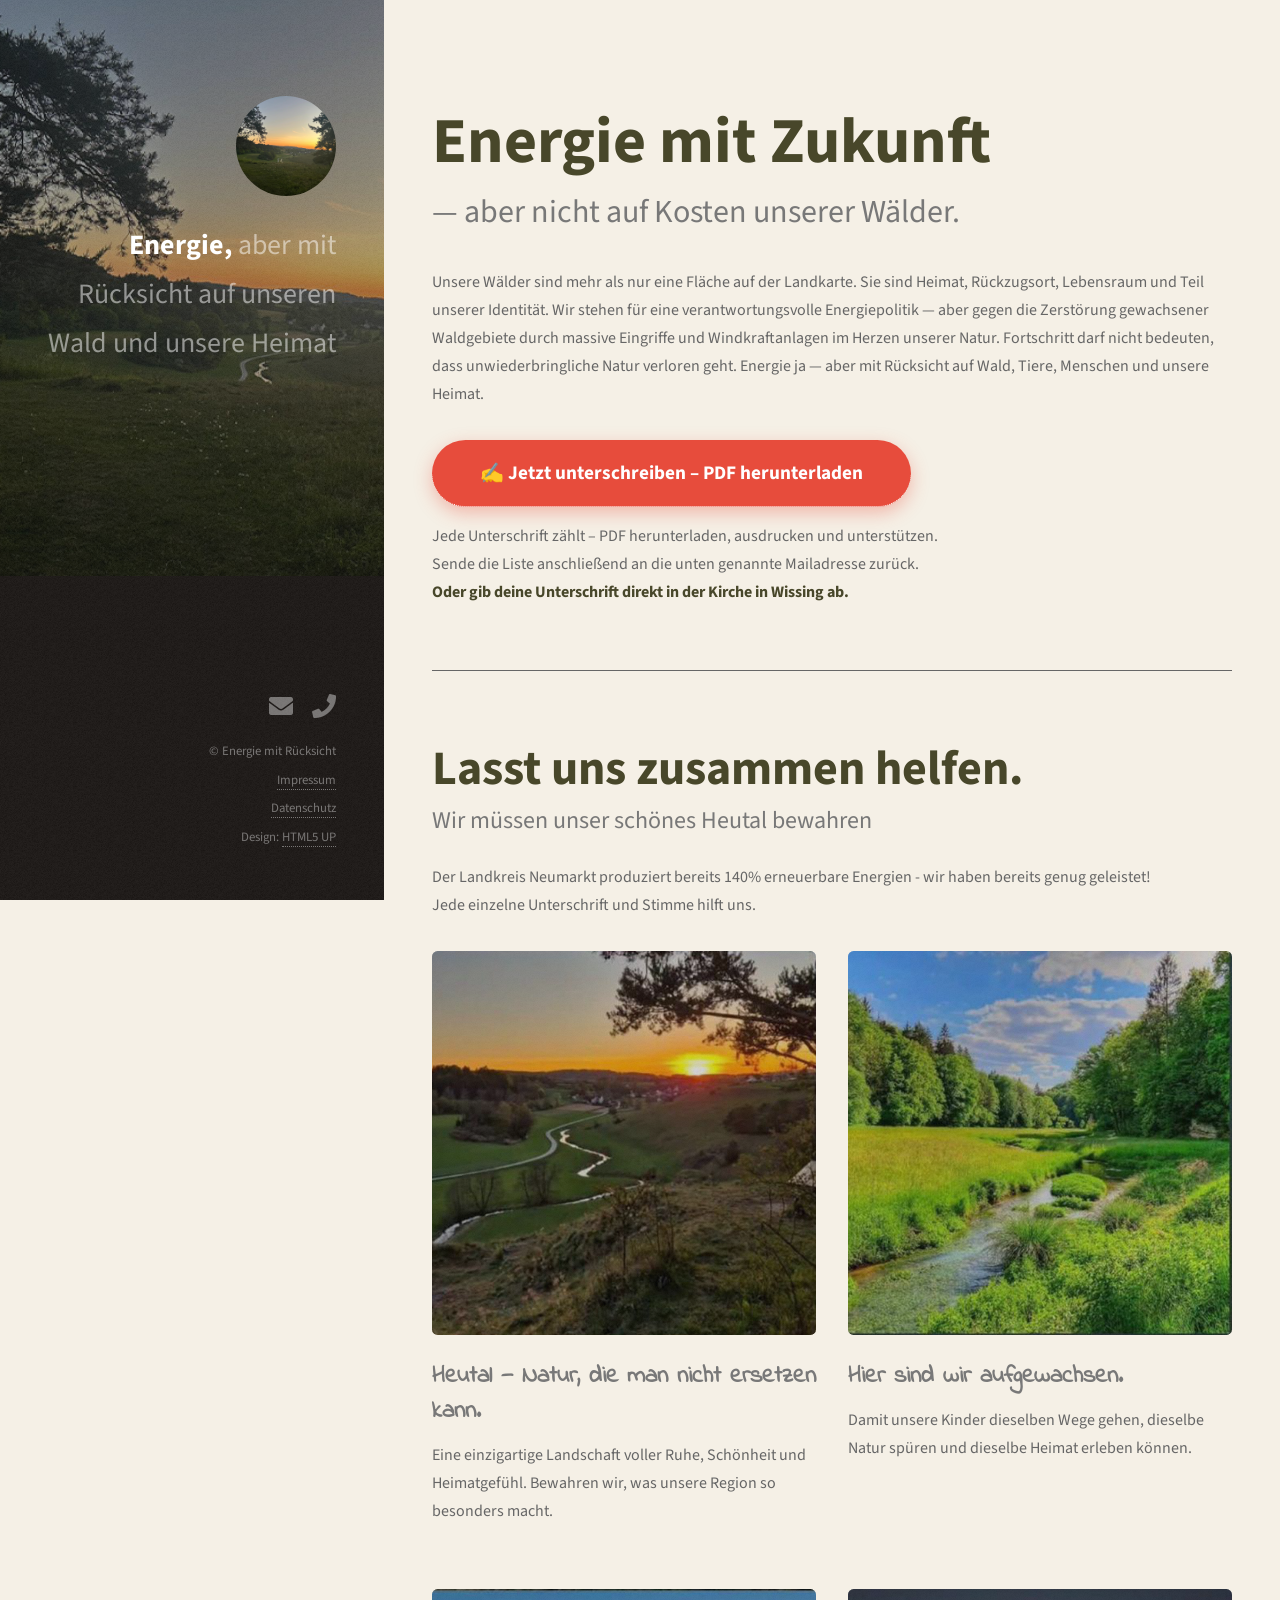
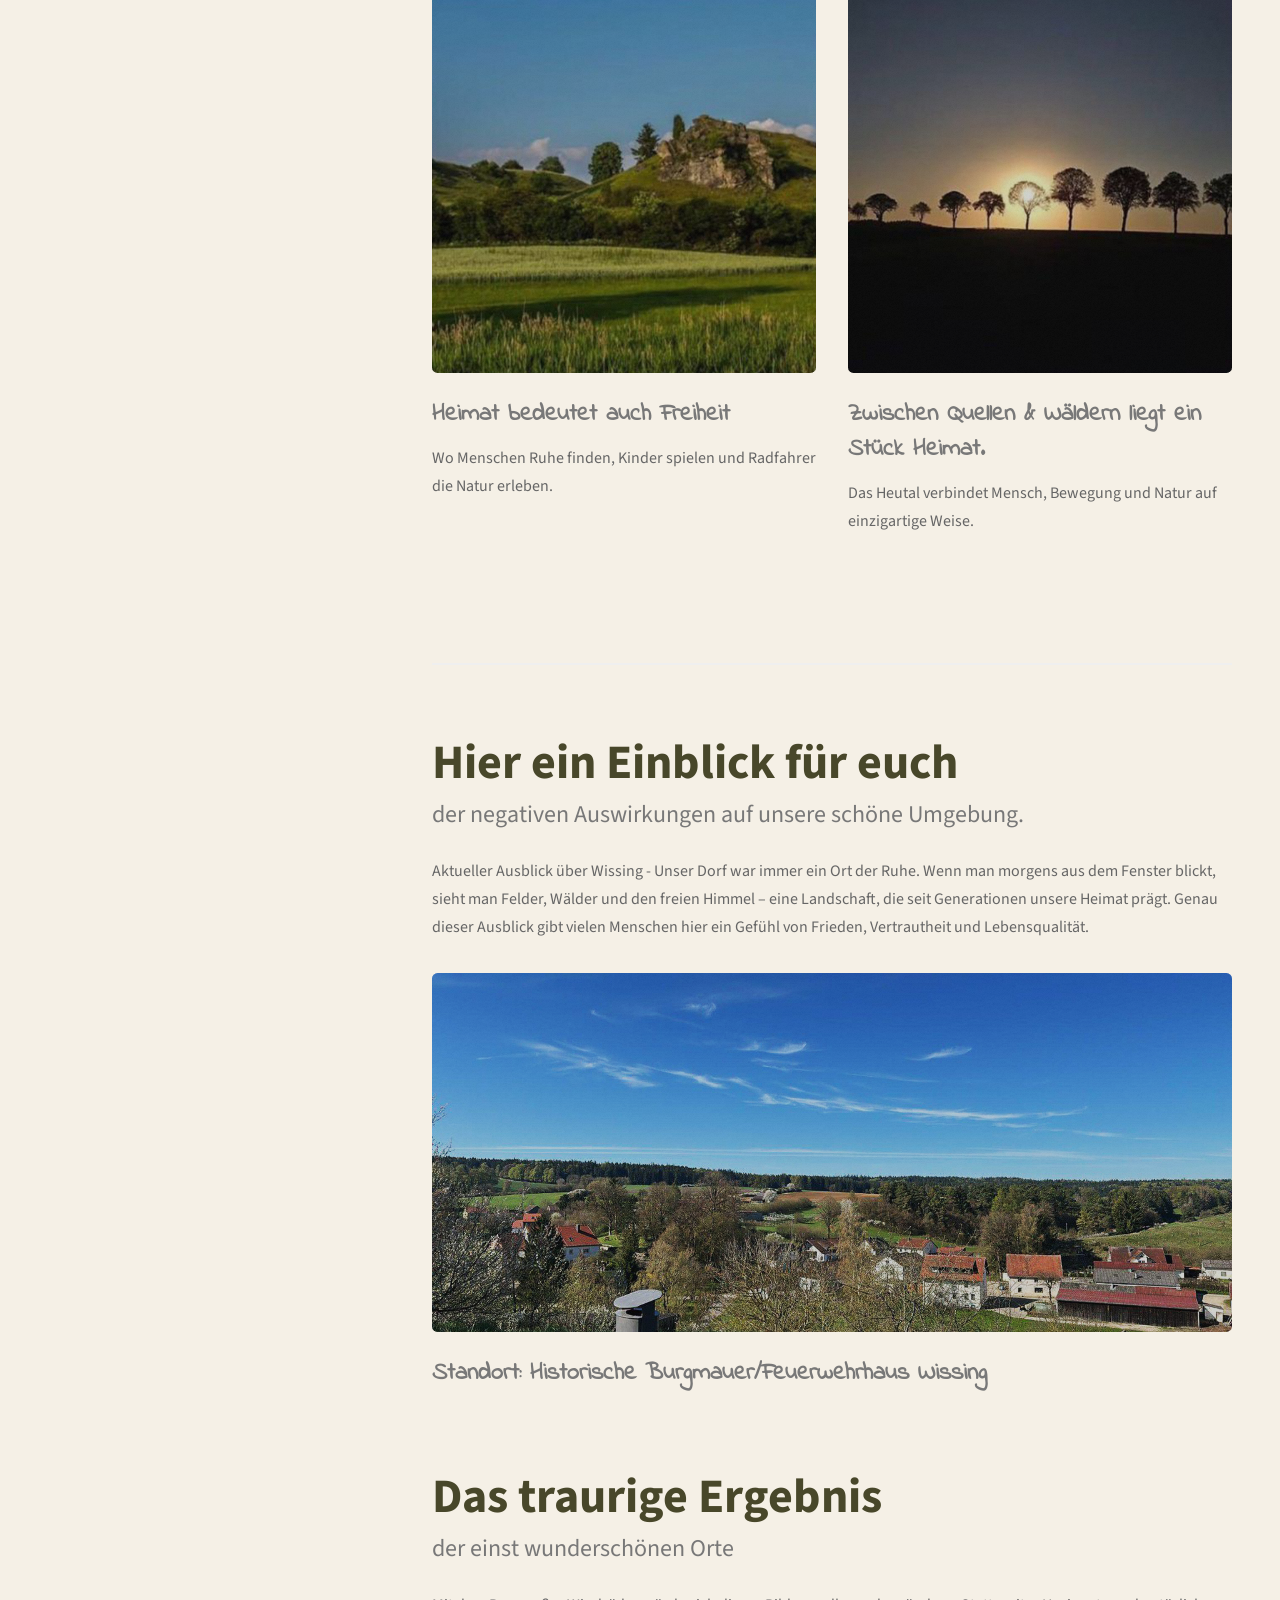
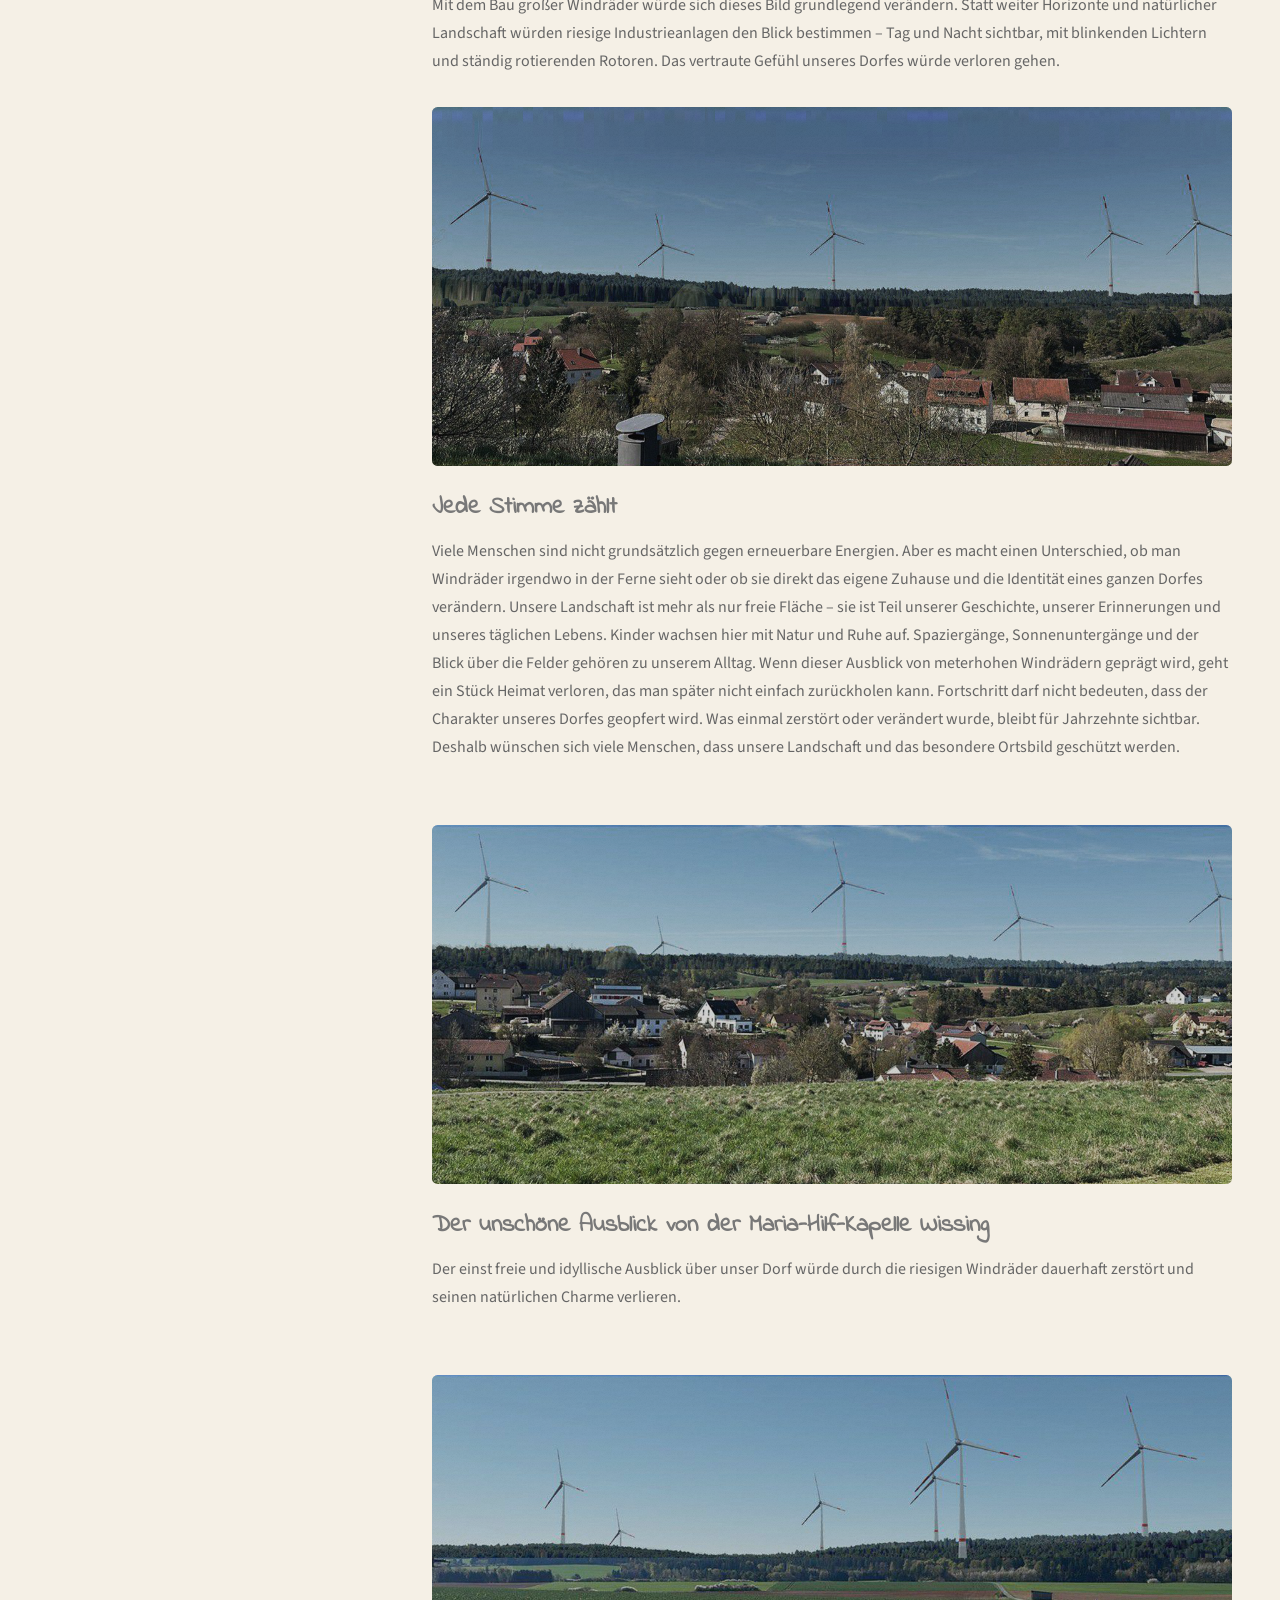
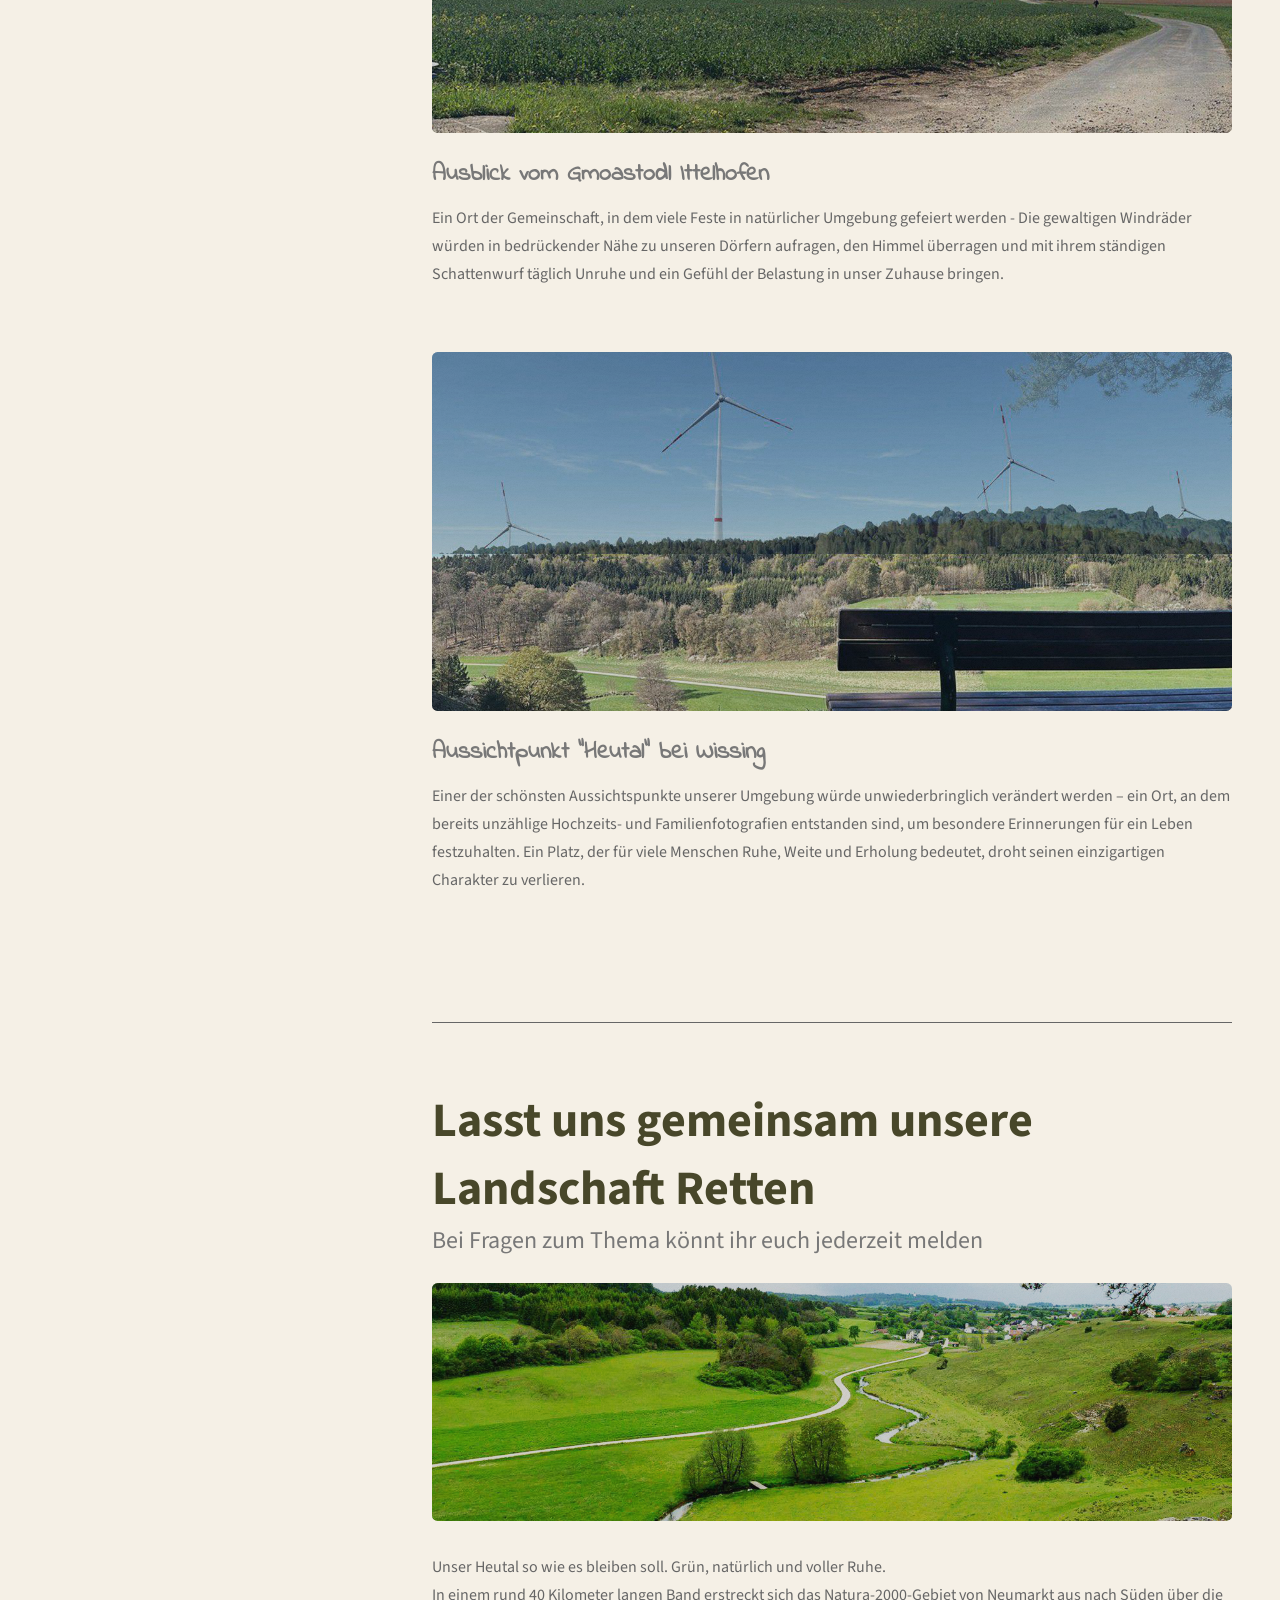
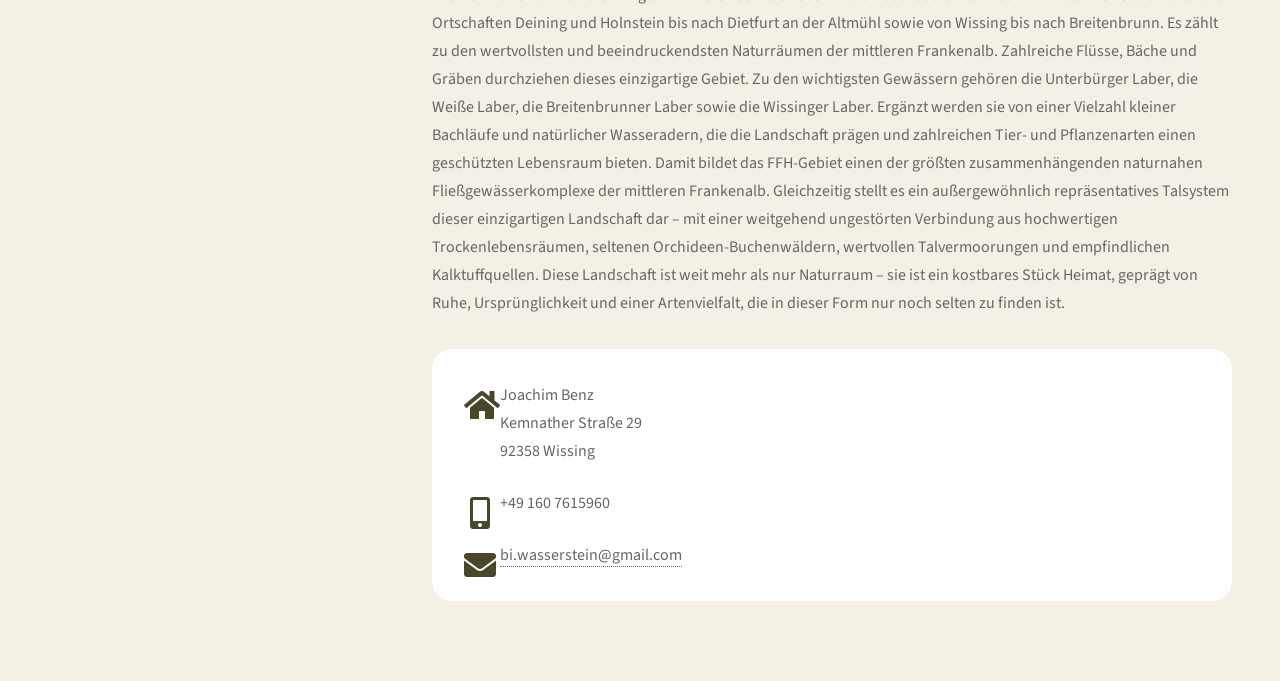
<file: index.html>
<!DOCTYPE HTML>
<!--
	Strata by HTML5 UP
	html5up.net | @ajlkn
	Free for personal and commercial use under the CCA 3.0 license (html5up.net/license)
-->
<html>
	<head>
		<title>Energie mit Rücksicht</title>
		<meta property="og:title" content="Nein zu Windrädern in der Natur">
		<meta property="og:description" content="Schutz unserer Natur und Landschaft">
		<meta property="og:image" content="https://maryyysch.github.io/rettet-das-heutal/images/stopwindrad.png">
		<meta property="og:url" content="https://maryyysch.github.io/">
		<link rel="icon" type="image/png" href="images/favicon.png">
		<meta property="og:type" content="website">
		  
		<meta charset="utf-8" />
		<meta name="viewport" content="width=device-width, initial-scale=1, user-scalable=no" />
		<link rel="stylesheet" href="assets/css/main.css" />

	</head>
	<body class="is-preload">

		<!-- Header -->
			<header id="header">
				<div class="inner">
					<a href="#" class="image avatar"><img src="images/home1.png" alt="" /></a>
					<h1 class="fade-in"><strong>Energie,</strong><br /> aber mit Rücksicht<br />
					auf unseren Wald und <br />
					unsere Heimat</h1>
				</div>
			</header>

		<!-- Main -->
			<div id="main">

				<!-- One -->
				<section id="one" class="fade-in">
					<header class="major">
						<h2><strong>Energie mit Zukunft</strong></h2>
						<h3>— aber nicht auf Kosten unserer Wälder.</h3>
					</header>
					<p>Unsere Wälder sind mehr als nur eine Fläche auf der Landkarte.
					Sie sind Heimat, Rückzugsort, Lebensraum und Teil unserer Identität.

					Wir stehen für eine verantwortungsvolle Energiepolitik — aber gegen die Zerstörung gewachsener Waldgebiete durch massive Eingriffe und Windkraftanlagen im Herzen unserer Natur.

					Fortschritt darf nicht bedeuten, dass unwiederbringliche Natur verloren geht.
					Energie ja — aber mit Rücksicht auf Wald, Tiere, Menschen und unsere Heimat.</p>
					
					<div id="petition-download" class="fade-in">

						<a href="images/unterschriften.pdf"
						   class="petition-button"
						   target="_blank">
							✍️ Jetzt unterschreiben – PDF herunterladen
						</a>

						<p style="margin-top:15px;">
							Jede Unterschrift zählt – PDF herunterladen, ausdrucken und unterstützen.<br />					
							Sende die Liste anschließend an die unten genannte Mailadresse zurück.<br />	
							<b> Oder gib deine Unterschrift direkt in der Kirche in Wissing ab. </b>
						</p>

					</div>

				</section>
				

								
				<!-- Two -->
					<section id="two" class="fade-in">
						<h2><strong>Lasst uns zusammen helfen.</strong>Wir müssen unser schönes Heutal bewahren</h2>
						<p>Der Landkreis Neumarkt produziert bereits 140% erneuerbare Energien - wir haben bereits genug geleistet!<br />
						Jede einzelne Unterschrift und Stimme hilft uns.</p>
						<div class="row">
							<article class="col-6 col-12-xsmall work-item fade-in" >
								<a href="images/heutal1.png" class="image fit thumb"><img src="images/heutal1.png" alt="" /></a>
								<h3>Heutal — Natur, die man nicht ersetzen kann.</h3>
								<p>Eine einzigartige Landschaft voller Ruhe, Schönheit und Heimatgefühl. Bewahren wir, was unsere Region so besonders macht.</p>
							</article>
							<article class="col-6 col-12-xsmall work-item fade-in">
								<a href="images/heutal2.png" class="image fit thumb"><img src="images/heutal2.png" alt="" /></a>
								<h3>Hier sind wir aufgewachsen.</h3>
								<p>Damit unsere Kinder dieselben Wege gehen, dieselbe Natur spüren und dieselbe Heimat erleben können.</p>
							</article>
							<article class="col-6 col-12-xsmall work-item fade-in">
								<a href="images/heutal3.png" class="image fit thumb"><img src="images/heutal3.png" alt="" /></a>
								<h3>Heimat bedeutet auch Freiheit</h3>
								<p>Wo Menschen Ruhe finden, Kinder spielen und Radfahrer die Natur erleben.</p>
							</article>
							<article class="col-6 col-12-xsmall work-item fade-in">
								<a href="images/heutal4.png" class="image fit thumb"><img src="images/heutal4.png" alt="" /></a>
								<h3>Zwischen Quellen & Wäldern liegt ein Stück Heimat.</h3>
								<p>Das Heutal verbindet Mensch, Bewegung und Natur auf einzigartige Weise.</p>
							</article>
						</div>

					</section>
					
					<!-- Four -->
					<section id="four" class="fade-in">
						<h2><strong>Hier ein Einblick für euch</strong>der negativen Auswirkungen auf unsere schöne Umgebung.</h2>
						<p>Aktueller Ausblick über Wissing - Unser Dorf war immer ein Ort der Ruhe. Wenn man morgens aus dem Fenster blickt, sieht man Felder, Wälder und den freien Himmel – eine Landschaft, die seit Generationen unsere Heimat prägt. Genau dieser Ausblick gibt vielen Menschen hier ein Gefühl von Frieden, Vertrautheit und Lebensqualität. </p>
						<div class="row">
							<article class="col-12 col-12-xsmall work-item">
								<a href="images/wissing1.png" class="image fit thumb"><img src="images/wissing1.png" alt="" /></a>
								<h3>Standort: Historische Burgmauer/Feuerwehrhaus Wissing</h3>
							</article>
						</div>
						<br />
						<h2><strong>Das traurige Ergebnis</strong>der einst wunderschönen Orte</h2>
						<p>Mit dem Bau großer Windräder würde sich dieses Bild grundlegend verändern. Statt weiter Horizonte und natürlicher Landschaft würden riesige Industrieanlagen den Blick bestimmen – Tag und Nacht sichtbar, mit blinkenden Lichtern und ständig rotierenden Rotoren. Das vertraute Gefühl unseres Dorfes würde verloren gehen.</p>
						<div class="row">
							<article class="col-12 col-12-xsmall work-item fade-in">
								<a href="images/wissing2.png" class="image fit thumb"><img src="images/wissing2.png" alt="" /></a>
								<h3>Jede Stimme zählt</h3>
								<p>Viele Menschen sind nicht grundsätzlich gegen erneuerbare Energien. Aber es macht einen Unterschied, ob man Windräder irgendwo in der Ferne sieht oder ob sie direkt das eigene Zuhause und die Identität eines ganzen Dorfes verändern. Unsere Landschaft ist mehr als nur freie Fläche – sie ist Teil unserer Geschichte, unserer Erinnerungen und unseres täglichen Lebens.
								Kinder wachsen hier mit Natur und Ruhe auf. Spaziergänge, Sonnenuntergänge und der Blick über die Felder gehören zu unserem Alltag. Wenn dieser Ausblick von meterhohen Windrädern geprägt wird, geht ein Stück Heimat verloren, das man später nicht einfach zurückholen kann.
								Fortschritt darf nicht bedeuten, dass der Charakter unseres Dorfes geopfert wird. Was einmal zerstört oder verändert wurde, bleibt für Jahrzehnte sichtbar. Deshalb wünschen sich viele Menschen, dass unsere Landschaft und das besondere Ortsbild geschützt werden.</p>
							</article>
							<article class="col-12 col-12-xsmall work-item fade-in">
								<a href="images/wissing3.png" class="image fit thumb"><img src="images/wissing3.png" alt="" /></a>
								<h3>Der unschöne Ausblick von der Maria-Hilf-Kapelle Wissing</h3>
								<p>Der einst freie und idyllische Ausblick über unser Dorf würde durch die riesigen Windräder dauerhaft zerstört und seinen natürlichen Charme verlieren.</p>
							</article>
							<article class="col-12 col-12-xsmall work-item fade-in">
								<a href="images/ittelhofen.png" class="image fit thumb"><img src="images/ittelhofen.png" alt="" /></a>
								<h3>Ausblick vom Gmoastodl Ittelhofen</h3>
								<p>Ein Ort der Gemeinschaft, in dem viele Feste in natürlicher Umgebung gefeiert werden - Die gewaltigen Windräder würden in bedrückender Nähe zu unseren Dörfern aufragen, den Himmel überragen und mit ihrem ständigen Schattenwurf täglich Unruhe und ein Gefühl der Belastung in unser Zuhause bringen.</p>
							</article>
							<article class="col-12 col-12-xsmall work-item fade-in">
								<a href="images/wissing4.png" class="image fit thumb"><img src="images/wissing4.png" alt="" /></a>
								<h3>Aussichtpunkt "Heutal" bei Wissing</h3>
								<p>Einer der schönsten Aussichtspunkte unserer Umgebung würde unwiederbringlich verändert werden – ein Ort, an dem bereits unzählige Hochzeits- und Familienfotografien entstanden sind, um besondere Erinnerungen für ein Leben festzuhalten. Ein Platz, der für viele Menschen Ruhe, Weite und Erholung bedeutet, droht seinen einzigartigen Charakter zu verlieren.</p>
							</article>
						</div>

					</section>

				<!-- Three -->
					<section id="three" class="fade-in">
						<h2><strong>Lasst uns gemeinsam unsere Landschaft Retten</strong>Bei Fragen zum Thema könnt ihr euch jederzeit melden</h2>
						<a href="images/final.jpg" class="image fit thumb"><img src="images/final.jpg" alt="" /></a>
						<p>Unser Heutal so wie es bleiben soll. Grün, natürlich und voller Ruhe. <br />
						In einem rund 40 Kilometer langen Band erstreckt sich das Natura-2000-Gebiet von Neumarkt aus nach Süden über die Ortschaften Deining und Holnstein bis nach Dietfurt an der Altmühl sowie von Wissing bis nach Breitenbrunn. Es zählt zu den wertvollsten und beeindruckendsten Naturräumen der mittleren Frankenalb.

						Zahlreiche Flüsse, Bäche und Gräben durchziehen dieses einzigartige Gebiet. Zu den wichtigsten Gewässern gehören die Unterbürger Laber, die Weiße Laber, die Breitenbrunner Laber sowie die Wissinger Laber. Ergänzt werden sie von einer Vielzahl kleiner Bachläufe und natürlicher Wasseradern, die die Landschaft prägen und zahlreichen Tier- und Pflanzenarten einen geschützten Lebensraum bieten.

						Damit bildet das FFH-Gebiet einen der größten zusammenhängenden naturnahen Fließgewässerkomplexe der mittleren Frankenalb. Gleichzeitig stellt es ein außergewöhnlich repräsentatives Talsystem dieser einzigartigen Landschaft dar – mit einer weitgehend ungestörten Verbindung aus hochwertigen Trockenlebensräumen, seltenen Orchideen-Buchenwäldern, wertvollen Talvermoorungen und empfindlichen Kalktuffquellen.

						Diese Landschaft ist weit mehr als nur Naturraum – sie ist ein kostbares Stück Heimat, geprägt von Ruhe, Ursprünglichkeit und einer Artenvielfalt, die in dieser Form nur noch selten zu finden ist.
						</p>
						<div class="row">
							<div class="col-12 col-12-small">
								<ul class="labeled-icons fade-in">
									<li>
										<h3 class="icon solid fa-home"><span class="label">Address</span></h3>
										Joachim Benz<br />
										Kemnather Straße 29<br />
										92358 Wissing
									</li>
									<li>
										<h3 class="icon solid fa-mobile-alt"><span class="label">Phone</span></h3>
										+49 160 7615960
									</li>
									<li>
										<h3 class="icon solid fa-envelope"><span class="label">Email</span></h3>
										<a href="mailto:test@mail.de">bi.wasserstein@gmail.com</a>
									</li>
								</ul>
							</div>
						</div>
					</section>

	
			</div>
		<a href="#" id="scrollTop" class="icon solid fa-arrow-up"></a>
		
		<!-- Footer -->
			<footer id="footer">
				<div class="inner">
					<ul class="icons">
						<li>
							<a href="bi.wasserstein@gmail.com" class="icon solid fa-envelope">
								<span class="label">Email</span>
							</a>
						</li>
						<li>
						  <a href="tel:+491607615960" class="icon solid fa-phone">
							<span class="label">Telefon</span>
						  </a>
						</li>
					</ul>
					<ul class="copyright">
						<li>&copy; Energie mit Rücksicht</li>
						<li><a href="impressum.html">Impressum</a></li>
						<li><a href="datenschutz.html">Datenschutz</a></li>
						<li>Design: <a href="http://html5up.net">HTML5 UP</a></li>
					</ul>
				</div>
			</footer>

		<!-- Scripts -->
			<script src="assets/js/jquery.min.js"></script>
			<script src="assets/js/jquery.poptrox.min.js"></script>
			<script src="assets/js/browser.min.js"></script>
			<script src="assets/js/breakpoints.min.js"></script>
			<script src="assets/js/util.js"></script>
			<script src="assets/js/main.js"></script>
			
			

	</body>
</html>
</file>
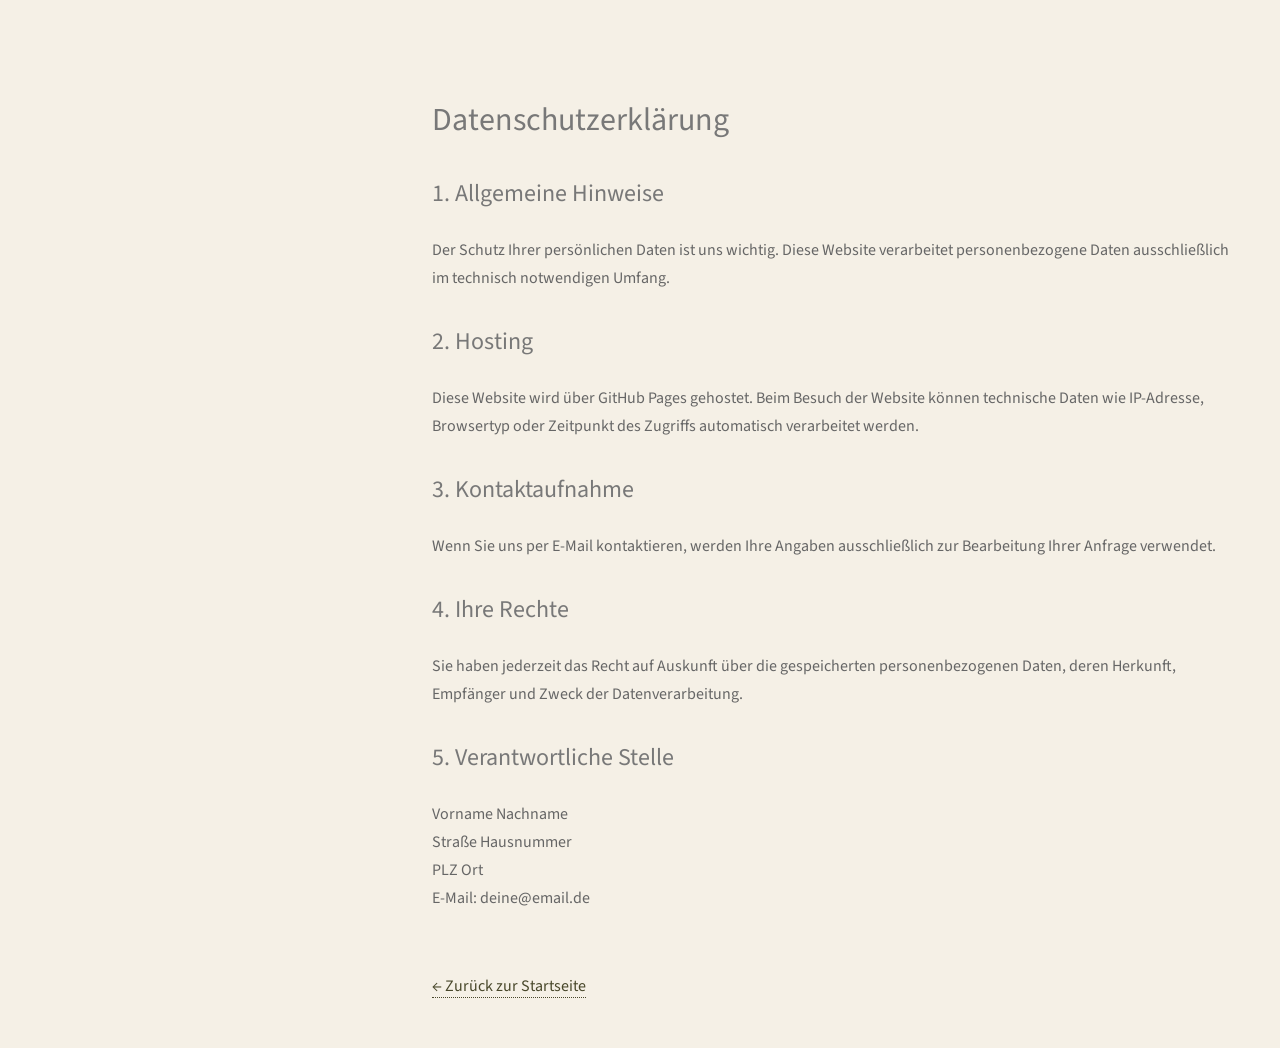
<file: datenschutz.html>
<!-- datenschutz.html -->
<!DOCTYPE html>
<html lang="de">
<head>
    <meta charset="UTF-8">
    <meta name="viewport" content="width=device-width, initial-scale=1.0">
    <title>Datenschutz</title>
    <link rel="stylesheet" href="assets/css/main.css" />
</head>
<body>

<section id="main">
    <h1>Datenschutzerklärung</h1>

    <h2>1. Allgemeine Hinweise</h2>
    <p>
        Der Schutz Ihrer persönlichen Daten ist uns wichtig.
        Diese Website verarbeitet personenbezogene Daten ausschließlich im technisch notwendigen Umfang.
    </p>

    <h2>2. Hosting</h2>
    <p>
        Diese Website wird über GitHub Pages gehostet.
        Beim Besuch der Website können technische Daten wie IP-Adresse,
        Browsertyp oder Zeitpunkt des Zugriffs automatisch verarbeitet werden.
    </p>

    <h2>3. Kontaktaufnahme</h2>
    <p>
        Wenn Sie uns per E-Mail kontaktieren, werden Ihre Angaben ausschließlich
        zur Bearbeitung Ihrer Anfrage verwendet.
    </p>

    <h2>4. Ihre Rechte</h2>
    <p>
        Sie haben jederzeit das Recht auf Auskunft über die gespeicherten personenbezogenen Daten,
        deren Herkunft, Empfänger und Zweck der Datenverarbeitung.
    </p>

    <h2>5. Verantwortliche Stelle</h2>
    <p>
        Vorname Nachname<br>
        Straße Hausnummer<br>
        PLZ Ort<br>
        E-Mail: deine@email.de
    </p>

    <br>

    <a href="index.html">← Zurück zur Startseite</a>
</section>

</body>
</html>
</file>
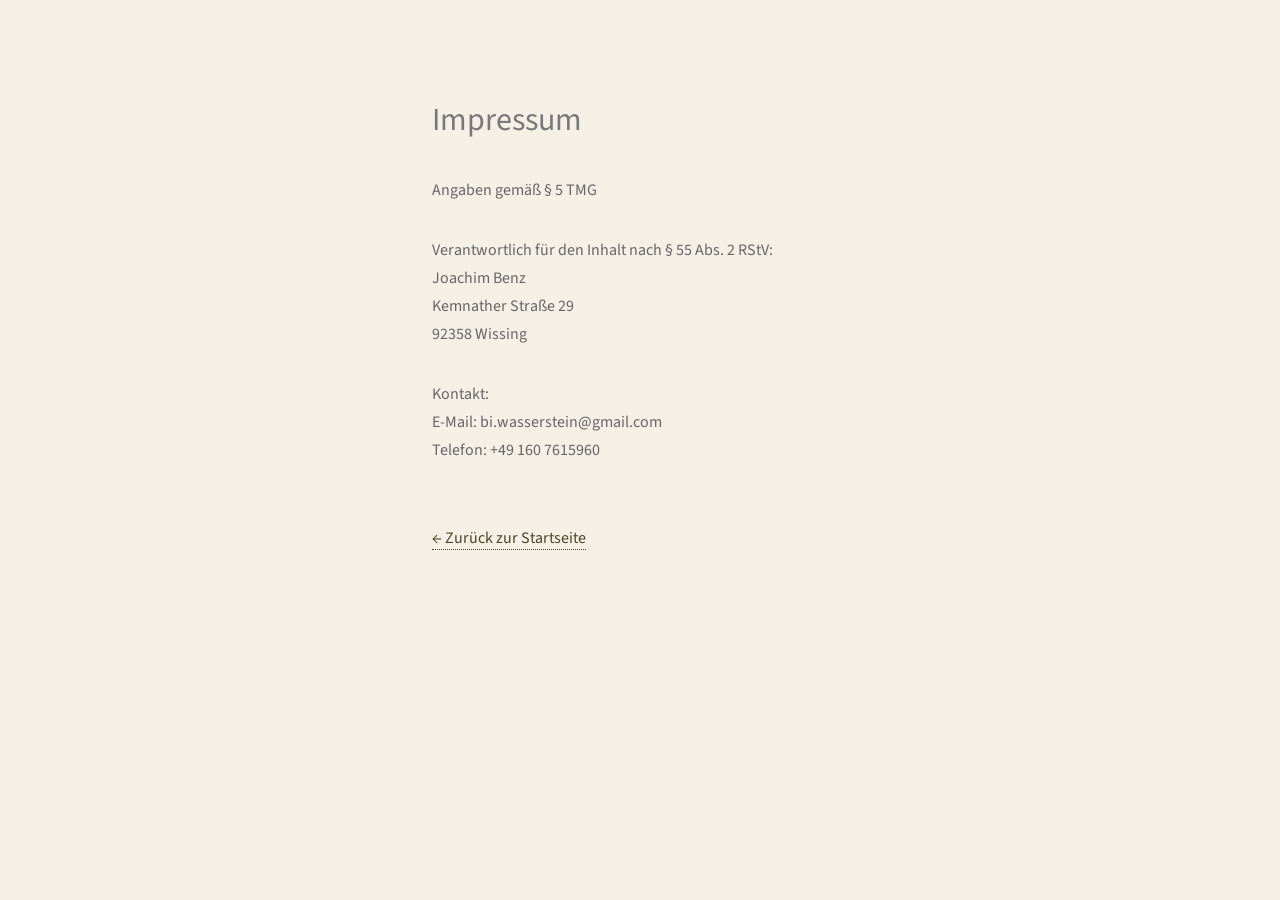
<file: impressum.html>
<!-- impressum.html -->
<!DOCTYPE html>
<html lang="de">
<head>
    <meta charset="UTF-8">
    <meta name="viewport" content="width=device-width, initial-scale=1.0">
    <title>Impressum</title>
    <link rel="stylesheet" href="assets/css/main.css" />
</head>
<body>

<section id="main">
    <h1>Impressum</h1>

    <p>
        Angaben gemäß § 5 TMG
    </p>
    
    Verantwortlich für den Inhalt nach § 55 Abs. 2 RStV:<br>
    <p>
        Joachim Benz<br>
        Kemnather Straße 29<br>
        92358 Wissing
    </p>

    <p>
        Kontakt:<br>
        E-Mail: bi.wasserstein@gmail.com<br>
        Telefon: +49 160 7615960
    </p>

    <br>

    <a href="index.html">← Zurück zur Startseite</a>
</section>

</body>
</html>
</file>
<file: assets/css/main.css>
@import url("fontawesome-all.min.css");
@import url("https://fonts.googleapis.com/css?family=Source+Sans+Pro:400,400italic");

/*
	Strata by HTML5 UP
	html5up.net | @ajlkn
	Free for personal and commercial use under the CCA 3.0 license (html5up.net/license)
*/

@font-face {
	font-family: 'IndieFlower';
	src: url('../fonts/IndieFlower-Regular.ttf') format('truetype');
}

html, body, div, span, applet, object,
iframe, h1, h2, h3, h4, h5, h6, p, blockquote,
pre, a, abbr, acronym, address, big, cite,
code, del, dfn, em, img, ins, kbd, q, s, samp,
small, strike, strong, sub, sup, tt, var, b,
u, i, center, dl, dt, dd, ol, ul, li, fieldset,
form, label, legend, table, caption, tbody,
tfoot, thead, tr, th, td, article, aside,
canvas, details, embed, figure, figcaption,
footer, header, hgroup, menu, nav, output, ruby,
section, summary, time, mark, audio, video {
	margin: 0;
	padding: 0;
	border: 0;
	font-size: 100%;
	font: inherit;
	vertical-align: baseline;}

article, aside, details, figcaption, figure,
footer, header, hgroup, menu, nav, section {
	display: block;}

body {
	line-height: 1;
	background: #F5F0E6;
}

ol, ul {
	list-style: none;
}

blockquote, q {
	quotes: none;
}

	blockquote:before, blockquote:after, q:before, q:after {
		content: '';
		content: none;
	}

table {
	border-collapse: collapse;
	border-spacing: 0;
}

body {
	-webkit-text-size-adjust: none;
}

mark {
	background-color: transparent;
	color: inherit;
}

input::-moz-focus-inner {
	border: 0;
	padding: 0;
}

input, select, textarea {
	-moz-appearance: none;
	-webkit-appearance: none;
	-ms-appearance: none;
	appearance: none;
}

/* Basic */

	html {
		box-sizing: border-box;
	}

	*, *:before, *:after {
		box-sizing: inherit;
	}

	body {
		background: #F5F0E6;
	}

		body.is-preload *, body.is-preload *:before, body.is-preload *:after {
			-moz-animation: none !important;
			-webkit-animation: none !important;
			-ms-animation: none !important;
			animation: none !important;
			-moz-transition: none !important;
			-webkit-transition: none !important;
			-ms-transition: none !important;
			transition: none !important;
		}

	body, input, select, textarea {
		color: #666;
		font-family: "Source Sans Pro", Helvetica, sans-serif;
		font-size: 16pt;
		font-weight: 400;
		line-height: 1.75em;
	}

	a {
		-moz-transition: color 0.2s ease-in-out, border-color 0.2s ease-in-out;
		-webkit-transition: color 0.2s ease-in-out, border-color 0.2s ease-in-out;
		-ms-transition: color 0.2s ease-in-out, border-color 0.2s ease-in-out;
		transition: color 0.2s ease-in-out, border-color 0.2s ease-in-out;
		border-bottom: dotted 1px;
		color: #48472A;
		text-decoration: none;
	}

		a:hover {
			border-bottom-color: transparent;
			color: #48472A !important;
			text-decoration: none;
		}

	strong, b {
		color: #48472A;
		font-weight: 700;
	}

	em, i {
		font-style: italic;
	}

	p {
		margin: 0 0 2em 0;
	}

	h1, h2, h3, h4, h5, h6 {
		color: #787878;
		font-weight: 400;
		line-height: 1em;
		margin: 0 0 1em 0;
	}

		h1 a, h2 a, h3 a, h4 a, h5 a, h6 a {
			color: inherit;
			text-decoration: none;
		}

	h1 {
		font-size: 2em;
		line-height: 1.5em;
	}

	h2 {
		font-size: 1.5em;
		line-height: 1.5em;
	}

	h3 {
		font-size: 2em;
		line-height: 1.5em;
	}

	h4 {
		font-size: 1.1em;
		line-height: 1.5em;
	}

	h5 {
		font-size: 0.9em;
		line-height: 1.5em;
	}

	h6 {
		font-size: 0.7em;
		line-height: 1.5em;
	}

	sub {
		font-size: 0.8em;
		position: relative;
		top: 0.5em;
	}

	sup {
		font-size: 0.8em;
		position: relative;
		top: -0.5em;
	}

	hr {
		border: 0;
		border-bottom: solid 2px #efefef;
		margin: 2em 0;
	}

		hr.major {
			margin: 3em 0;
		}

	blockquote {
		border-left: solid 6px #efefef;
		font-style: italic;
		margin: 0 0 2em 0;
		padding: 0.5em 0 0.5em 1.5em;
	}

	code {
		background: #f7f7f7;
		border-radius: 0.35em;
		border: solid 2px #efefef;
		font-family: "Courier New", monospace;
		font-size: 0.9em;
		margin: 0 0.25em;
		padding: 0.25em 0.65em;
	}

	pre {
		-webkit-overflow-scrolling: touch;
		font-family: "Courier New", monospace;
		font-size: 0.9em;
		margin: 0 0 2em 0;
	}

		pre code {
			display: block;
			line-height: 1.75em;
			padding: 1em 1.5em;
			overflow-x: auto;
		}

	.align-left {
		text-align: left;
	}

	.align-center {
		text-align: center;
	}

	.align-right {
		text-align: right;
	}

/* Container */

	.container {
		margin: 0 auto;
		max-width: calc(100% - 4em);
		width: 100%;
	}

		.container.xsmall {
			width: 25%;
		}

		.container.small {
			width: 50%;
		}

		.container.medium {
			width: 75%;
		}

		.container.large {
			width: 125%;
		}

		.container.xlarge {
			width: 150%;
		}

		.container.max {
			width: 100%;
		}

		@media screen and (max-width: 980px) {

			.container {
				width: 100% !important;
				max-width: 100% !important;
			}

		}

		@media screen and (max-width: 480px) {

			.container {
				max-width: calc(100% - 3em);
			}

		}

/* Row */

	.row {
		display: flex;
		flex-wrap: wrap;
		box-sizing: border-box;
		align-items: stretch;
	}

		.row > * {
			box-sizing: border-box;
		}

		.row.gtr-uniform > * > :last-child {
			margin-bottom: 0;
		}

		.row.aln-left {
			justify-content: flex-start;
		}

		.row.aln-center {
			justify-content: center;
		}

		.row.aln-right {
			justify-content: flex-end;
		}

		.row.aln-top {
			align-items: flex-start;
		}

		.row.aln-middle {
			align-items: center;
		}

		.row.aln-bottom {
			align-items: flex-end;
		}

		.row > .imp {
			order: -1;
		}

		.row > .col-1 {
			width: 8.33333%;
		}

		.row > .off-1 {
			margin-left: 8.33333%;
		}

		.row > .col-2 {
			width: 16.66667%;
		}

		.row > .off-2 {
			margin-left: 16.66667%;
		}

		.row > .col-3 {
			width: 25%;
		}

		.row > .off-3 {
			margin-left: 25%;
		}

		.row > .col-4 {
			width: 33.33333%;
		}

		.row > .off-4 {
			margin-left: 33.33333%;
		}

		.row > .col-5 {
			width: 41.66667%;
		}

		.row > .off-5 {
			margin-left: 41.66667%;
		}

		.row > .col-6 {
			width: 50%;
		}

		.row > .off-6 {
			margin-left: 50%;
		}

		.row > .col-7 {
			width: 58.33333%;
		}

		.row > .off-7 {
			margin-left: 58.33333%;
		}

		.row > .col-8 {
			width: 66.66667%;
		}

		.row > .off-8 {
			margin-left: 66.66667%;
		}

		.row > .col-9 {
			width: 75%;
		}

		.row > .off-9 {
			margin-left: 75%;
		}

		.row > .col-10 {
			width: 83.33333%;
		}

		.row > .off-10 {
			margin-left: 83.33333%;
		}

		.row > .col-11 {
			width: 91.66667%;
		}

		.row > .off-11 {
			margin-left: 91.66667%;
		}

		.row > .col-12 {
			width: 100%;
		}

		.row > .off-12 {
			margin-left: 100%;
		}

		.row.gtr-0 {
			margin-top: 0;
			margin-left: 0em;
		}

			.row.gtr-0 > * {
				padding: 0 0 0 0em;
			}

			.row.gtr-0.gtr-uniform {
				margin-top: 0em;
			}

				.row.gtr-0.gtr-uniform > * {
					padding-top: 0em;
				}

		.row.gtr-25 {
			margin-top: 0;
			margin-left: -0.625em;
		}

			.row.gtr-25 > * {
				padding: 0 0 0 0.625em;
			}

			.row.gtr-25.gtr-uniform {
				margin-top: -0.625em;
			}

				.row.gtr-25.gtr-uniform > * {
					padding-top: 0.625em;
				}

		.row.gtr-50 {
			margin-top: 0;
			margin-left: -1.25em;
		}

			.row.gtr-50 > * {
				padding: 0 0 0 1.25em;
			}

			.row.gtr-50.gtr-uniform {
				margin-top: -1.25em;
			}

				.row.gtr-50.gtr-uniform > * {
					padding-top: 1.25em;
				}

		.row {
			margin-top: 0;
			margin-left: -2.5em;
		}

			.row > * {
				padding: 0 0 0 2.5em;
			}

			.row.gtr-uniform {
				margin-top: -2.5em;
			}

				.row.gtr-uniform > * {
					padding-top: 2.5em;
				}

		.row.gtr-150 {
			margin-top: 0;
			margin-left: -3.75em;
		}

			.row.gtr-150 > * {
				padding: 0 0 0 3.75em;
			}

			.row.gtr-150.gtr-uniform {
				margin-top: -3.75em;
			}

				.row.gtr-150.gtr-uniform > * {
					padding-top: 3.75em;
				}

		.row.gtr-200 {
			margin-top: 0;
			margin-left: -5em;
		}

			.row.gtr-200 > * {
				padding: 0 0 0 5em;
			}

			.row.gtr-200.gtr-uniform {
				margin-top: -5em;
			}

				.row.gtr-200.gtr-uniform > * {
					padding-top: 5em;
				}

		@media screen and (max-width: 1800px) {

			.row {
				display: flex;
				flex-wrap: wrap;
				box-sizing: border-box;
				align-items: stretch;
			}

				.row > * {
					box-sizing: border-box;
				}

				.row.gtr-uniform > * > :last-child {
					margin-bottom: 0;
				}

				.row.aln-left {
					justify-content: flex-start;
				}

				.row.aln-center {
					justify-content: center;
				}

				.row.aln-right {
					justify-content: flex-end;
				}

				.row.aln-top {
					align-items: flex-start;
				}

				.row.aln-middle {
					align-items: center;
				}

				.row.aln-bottom {
					align-items: flex-end;
				}

				.row > .imp-xlarge {
					order: -1;
				}

				.row > .col-1-xlarge {
					width: 8.33333%;
				}

				.row > .off-1-xlarge {
					margin-left: 8.33333%;
				}

				.row > .col-2-xlarge {
					width: 16.66667%;
				}

				.row > .off-2-xlarge {
					margin-left: 16.66667%;
				}

				.row > .col-3-xlarge {
					width: 25%;
				}

				.row > .off-3-xlarge {
					margin-left: 25%;
				}

				.row > .col-4-xlarge {
					width: 33.33333%;
				}

				.row > .off-4-xlarge {
					margin-left: 33.33333%;
				}

				.row > .col-5-xlarge {
					width: 41.66667%;
				}

				.row > .off-5-xlarge {
					margin-left: 41.66667%;
				}

				.row > .col-6-xlarge {
					width: 50%;
				}

				.row > .off-6-xlarge {
					margin-left: 50%;
				}

				.row > .col-7-xlarge {
					width: 58.33333%;
				}

				.row > .off-7-xlarge {
					margin-left: 58.33333%;
				}

				.row > .col-8-xlarge {
					width: 66.66667%;
				}

				.row > .off-8-xlarge {
					margin-left: 66.66667%;
				}

				.row > .col-9-xlarge {
					width: 75%;
				}

				.row > .off-9-xlarge {
					margin-left: 75%;
				}

				.row > .col-10-xlarge {
					width: 83.33333%;
				}

				.row > .off-10-xlarge {
					margin-left: 83.33333%;
				}

				.row > .col-11-xlarge {
					width: 91.66667%;
				}

				.row > .off-11-xlarge {
					margin-left: 91.66667%;
				}

				.row > .col-12-xlarge {
					width: 100%;
				}

				.row > .off-12-xlarge {
					margin-left: 100%;
				}

				.row.gtr-0 {
					margin-top: 0;
					margin-left: 0em;
				}

					.row.gtr-0 > * {
						padding: 0 0 0 0em;
					}

					.row.gtr-0.gtr-uniform {
						margin-top: 0em;
					}

						.row.gtr-0.gtr-uniform > * {
							padding-top: 0em;
						}

				.row.gtr-25 {
					margin-top: 0;
					margin-left: -0.625em;
				}

					.row.gtr-25 > * {
						padding: 0 0 0 0.625em;
					}

					.row.gtr-25.gtr-uniform {
						margin-top: -0.625em;
					}

						.row.gtr-25.gtr-uniform > * {
							padding-top: 0.625em;
						}

				.row.gtr-50 {
					margin-top: 0;
					margin-left: -1.25em;
				}

					.row.gtr-50 > * {
						padding: 0 0 0 1.25em;
					}

					.row.gtr-50.gtr-uniform {
						margin-top: -1.25em;
					}

						.row.gtr-50.gtr-uniform > * {
							padding-top: 1.25em;
						}

				.row {
					margin-top: 0;
					margin-left: -2.5em;
				}

					.row > * {
						padding: 0 0 0 2.5em;
					}

					.row.gtr-uniform {
						margin-top: -2.5em;
					}

						.row.gtr-uniform > * {
							padding-top: 2.5em;
						}

				.row.gtr-150 {
					margin-top: 0;
					margin-left: -3.75em;
				}

					.row.gtr-150 > * {
						padding: 0 0 0 3.75em;
					}

					.row.gtr-150.gtr-uniform {
						margin-top: -3.75em;
					}

						.row.gtr-150.gtr-uniform > * {
							padding-top: 3.75em;
						}

				.row.gtr-200 {
					margin-top: 0;
					margin-left: -5em;
				}

					.row.gtr-200 > * {
						padding: 0 0 0 5em;
					}

					.row.gtr-200.gtr-uniform {
						margin-top: -5em;
					}

						.row.gtr-200.gtr-uniform > * {
							padding-top: 5em;
						}

		}

		@media screen and (max-width: 1280px) {

			.row {
				display: flex;
				flex-wrap: wrap;
				box-sizing: border-box;
				align-items: stretch;
			}

				.row > * {
					box-sizing: border-box;
				}

				.row.gtr-uniform > * > :last-child {
					margin-bottom: 0;
				}

				.row.aln-left {
					justify-content: flex-start;
				}

				.row.aln-center {
					justify-content: center;
				}

				.row.aln-right {
					justify-content: flex-end;
				}

				.row.aln-top {
					align-items: flex-start;
				}

				.row.aln-middle {
					align-items: center;
				}

				.row.aln-bottom {
					align-items: flex-end;
				}

				.row > .imp-large {
					order: -1;
				}

				.row > .col-1-large {
					width: 8.33333%;
				}

				.row > .off-1-large {
					margin-left: 8.33333%;
				}

				.row > .col-2-large {
					width: 16.66667%;
				}

				.row > .off-2-large {
					margin-left: 16.66667%;
				}

				.row > .col-3-large {
					width: 25%;
				}

				.row > .off-3-large {
					margin-left: 25%;
				}

				.row > .col-4-large {
					width: 33.33333%;
				}

				.row > .off-4-large {
					margin-left: 33.33333%;
				}

				.row > .col-5-large {
					width: 41.66667%;
				}

				.row > .off-5-large {
					margin-left: 41.66667%;
				}

				.row > .col-6-large {
					width: 50%;
				}

				.row > .off-6-large {
					margin-left: 50%;
				}

				.row > .col-7-large {
					width: 58.33333%;
				}

				.row > .off-7-large {
					margin-left: 58.33333%;
				}

				.row > .col-8-large {
					width: 66.66667%;
				}

				.row > .off-8-large {
					margin-left: 66.66667%;
				}

				.row > .col-9-large {
					width: 75%;
				}

				.row > .off-9-large {
					margin-left: 75%;
				}

				.row > .col-10-large {
					width: 83.33333%;
				}

				.row > .off-10-large {
					margin-left: 83.33333%;
				}

				.row > .col-11-large {
					width: 91.66667%;
				}

				.row > .off-11-large {
					margin-left: 91.66667%;
				}

				.row > .col-12-large {
					width: 100%;
				}

				.row > .off-12-large {
					margin-left: 100%;
				}

				.row.gtr-0 {
					margin-top: 0;
					margin-left: 0em;
				}

					.row.gtr-0 > * {
						padding: 0 0 0 0em;
					}

					.row.gtr-0.gtr-uniform {
						margin-top: 0em;
					}

						.row.gtr-0.gtr-uniform > * {
							padding-top: 0em;
						}

				.row.gtr-25 {
					margin-top: 0;
					margin-left: -0.5em;
				}

					.row.gtr-25 > * {
						padding: 0 0 0 0.5em;
					}

					.row.gtr-25.gtr-uniform {
						margin-top: -0.5em;
					}

						.row.gtr-25.gtr-uniform > * {
							padding-top: 0.5em;
						}

				.row.gtr-50 {
					margin-top: 0;
					margin-left: -1em;
				}

					.row.gtr-50 > * {
						padding: 0 0 0 1em;
					}

					.row.gtr-50.gtr-uniform {
						margin-top: -1em;
					}

						.row.gtr-50.gtr-uniform > * {
							padding-top: 1em;
						}

				.row {
					margin-top: 0;
					margin-left: -2em;
				}

					.row > * {
						padding: 0 0 0 2em;
					}

					.row.gtr-uniform {
						margin-top: -2em;
					}

						.row.gtr-uniform > * {
							padding-top: 2em;
						}

				.row.gtr-150 {
					margin-top: 0;
					margin-left: -3em;
				}

					.row.gtr-150 > * {
						padding: 0 0 0 3em;
					}

					.row.gtr-150.gtr-uniform {
						margin-top: -3em;
					}

						.row.gtr-150.gtr-uniform > * {
							padding-top: 3em;
						}

				.row.gtr-200 {
					margin-top: 0;
					margin-left: -4em;
				}

					.row.gtr-200 > * {
						padding: 0 0 0 4em;
					}

					.row.gtr-200.gtr-uniform {
						margin-top: -4em;
					}

						.row.gtr-200.gtr-uniform > * {
							padding-top: 4em;
						}

		}

		@media screen and (max-width: 980px) {

			.row {
				display: flex;
				flex-wrap: wrap;
				box-sizing: border-box;
				align-items: stretch;
			}

				.row > * {
					box-sizing: border-box;
				}

				.row.gtr-uniform > * > :last-child {
					margin-bottom: 0;
				}

				.row.aln-left {
					justify-content: flex-start;
				}

				.row.aln-center {
					justify-content: center;
				}

				.row.aln-right {
					justify-content: flex-end;
				}

				.row.aln-top {
					align-items: flex-start;
				}

				.row.aln-middle {
					align-items: center;
				}

				.row.aln-bottom {
					align-items: flex-end;
				}

				.row > .imp-medium {
					order: -1;
				}

				.row > .col-1-medium {
					width: 8.33333%;
				}

				.row > .off-1-medium {
					margin-left: 8.33333%;
				}

				.row > .col-2-medium {
					width: 16.66667%;
				}

				.row > .off-2-medium {
					margin-left: 16.66667%;
				}

				.row > .col-3-medium {
					width: 25%;
				}

				.row > .off-3-medium {
					margin-left: 25%;
				}

				.row > .col-4-medium {
					width: 33.33333%;
				}

				.row > .off-4-medium {
					margin-left: 33.33333%;
				}

				.row > .col-5-medium {
					width: 41.66667%;
				}

				.row > .off-5-medium {
					margin-left: 41.66667%;
				}

				.row > .col-6-medium {
					width: 50%;
				}

				.row > .off-6-medium {
					margin-left: 50%;
				}

				.row > .col-7-medium {
					width: 58.33333%;
				}

				.row > .off-7-medium {
					margin-left: 58.33333%;
				}

				.row > .col-8-medium {
					width: 66.66667%;
				}

				.row > .off-8-medium {
					margin-left: 66.66667%;
				}

				.row > .col-9-medium {
					width: 75%;
				}

				.row > .off-9-medium {
					margin-left: 75%;
				}

				.row > .col-10-medium {
					width: 83.33333%;
				}

				.row > .off-10-medium {
					margin-left: 83.33333%;
				}

				.row > .col-11-medium {
					width: 91.66667%;
				}

				.row > .off-11-medium {
					margin-left: 91.66667%;
				}

				.row > .col-12-medium {
					width: 100%;
				}

				.row > .off-12-medium {
					margin-left: 100%;
				}

				.row.gtr-0 {
					margin-top: 0;
					margin-left: 0em;
				}

					.row.gtr-0 > * {
						padding: 0 0 0 0em;
					}

					.row.gtr-0.gtr-uniform {
						margin-top: 0em;
					}

						.row.gtr-0.gtr-uniform > * {
							padding-top: 0em;
						}

				.row.gtr-25 {
					margin-top: 0;
					margin-left: -0.5em;
				}

					.row.gtr-25 > * {
						padding: 0 0 0 0.5em;
					}

					.row.gtr-25.gtr-uniform {
						margin-top: -0.5em;
					}

						.row.gtr-25.gtr-uniform > * {
							padding-top: 0.5em;
						}

				.row.gtr-50 {
					margin-top: 0;
					margin-left: -1em;
				}

					.row.gtr-50 > * {
						padding: 0 0 0 1em;
					}

					.row.gtr-50.gtr-uniform {
						margin-top: -1em;
					}

						.row.gtr-50.gtr-uniform > * {
							padding-top: 1em;
						}

				.row {
					margin-top: 0;
					margin-left: -2em;
				}

					.row > * {
						padding: 0 0 0 2em;
					}

					.row.gtr-uniform {
						margin-top: -2em;
					}

						.row.gtr-uniform > * {
							padding-top: 2em;
						}

				.row.gtr-150 {
					margin-top: 0;
					margin-left: -3em;
				}

					.row.gtr-150 > * {
						padding: 0 0 0 3em;
					}

					.row.gtr-150.gtr-uniform {
						margin-top: -3em;
					}

						.row.gtr-150.gtr-uniform > * {
							padding-top: 3em;
						}

				.row.gtr-200 {
					margin-top: 0;
					margin-left: -4em;
				}

					.row.gtr-200 > * {
						padding: 0 0 0 4em;
					}

					.row.gtr-200.gtr-uniform {
						margin-top: -4em;
					}

						.row.gtr-200.gtr-uniform > * {
							padding-top: 4em;
						}

		}

		@media screen and (max-width: 736px) {

			.row {
				display: flex;
				flex-wrap: wrap;
				box-sizing: border-box;
				align-items: stretch;
			}

				.row > * {
					box-sizing: border-box;
				}

				.row.gtr-uniform > * > :last-child {
					margin-bottom: 0;
				}

				.row.aln-left {
					justify-content: flex-start;
				}

				.row.aln-center {
					justify-content: center;
				}

				.row.aln-right {
					justify-content: flex-end;
				}

				.row.aln-top {
					align-items: flex-start;
				}

				.row.aln-middle {
					align-items: center;
				}

				.row.aln-bottom {
					align-items: flex-end;
				}

				.row > .imp-small {
					order: -1;
				}

				.row > .col-1-small {
					width: 8.33333%;
				}

				.row > .off-1-small {
					margin-left: 8.33333%;
				}

				.row > .col-2-small {
					width: 16.66667%;
				}

				.row > .off-2-small {
					margin-left: 16.66667%;
				}

				.row > .col-3-small {
					width: 25%;
				}

				.row > .off-3-small {
					margin-left: 25%;
				}

				.row > .col-4-small {
					width: 33.33333%;
				}

				.row > .off-4-small {
					margin-left: 33.33333%;
				}

				.row > .col-5-small {
					width: 41.66667%;
				}

				.row > .off-5-small {
					margin-left: 41.66667%;
				}

				.row > .col-6-small {
					width: 50%;
				}

				.row > .off-6-small {
					margin-left: 50%;
				}

				.row > .col-7-small {
					width: 58.33333%;
				}

				.row > .off-7-small {
					margin-left: 58.33333%;
				}

				.row > .col-8-small {
					width: 66.66667%;
				}

				.row > .off-8-small {
					margin-left: 66.66667%;
				}

				.row > .col-9-small {
					width: 75%;
				}

				.row > .off-9-small {
					margin-left: 75%;
				}

				.row > .col-10-small {
					width: 83.33333%;
				}

				.row > .off-10-small {
					margin-left: 83.33333%;
				}

				.row > .col-11-small {
					width: 91.66667%;
				}

				.row > .off-11-small {
					margin-left: 91.66667%;
				}

				.row > .col-12-small {
					width: 100%;
				}

				.row > .off-12-small {
					margin-left: 100%;
				}

				.row.gtr-0 {
					margin-top: 0;
					margin-left: 0em;
				}

					.row.gtr-0 > * {
						padding: 0 0 0 0em;
					}

					.row.gtr-0.gtr-uniform {
						margin-top: 0em;
					}

						.row.gtr-0.gtr-uniform > * {
							padding-top: 0em;
						}

				.row.gtr-25 {
					margin-top: 0;
					margin-left: -0.375em;
				}

					.row.gtr-25 > * {
						padding: 0 0 0 0.375em;
					}

					.row.gtr-25.gtr-uniform {
						margin-top: -0.375em;
					}

						.row.gtr-25.gtr-uniform > * {
							padding-top: 0.375em;
						}

				.row.gtr-50 {
					margin-top: 0;
					margin-left: -0.75em;
				}

					.row.gtr-50 > * {
						padding: 0 0 0 0.75em;
					}

					.row.gtr-50.gtr-uniform {
						margin-top: -0.75em;
					}

						.row.gtr-50.gtr-uniform > * {
							padding-top: 0.75em;
						}

				.row {
					margin-top: 0;
					margin-left: -1.5em;
				}

					.row > * {
						padding: 0 0 0 1.5em;
					}

					.row.gtr-uniform {
						margin-top: -1.5em;
					}

						.row.gtr-uniform > * {
							padding-top: 1.5em;
						}

				.row.gtr-150 {
					margin-top: 0;
					margin-left: -2.25em;
				}

					.row.gtr-150 > * {
						padding: 0 0 0 2.25em;
					}

					.row.gtr-150.gtr-uniform {
						margin-top: -2.25em;
					}

						.row.gtr-150.gtr-uniform > * {
							padding-top: 2.25em;
						}

				.row.gtr-200 {
					margin-top: 0;
					margin-left: -3em;
				}

					.row.gtr-200 > * {
						padding: 0 0 0 3em;
					}

					.row.gtr-200.gtr-uniform {
						margin-top: -3em;
					}

						.row.gtr-200.gtr-uniform > * {
							padding-top: 3em;
						}

		}

		@media screen and (max-width: 480px) {

			.row {
				display: flex;
				flex-wrap: wrap;
				box-sizing: border-box;
				align-items: stretch;
			}

				.row > * {
					box-sizing: border-box;
				}

				.row.gtr-uniform > * > :last-child {
					margin-bottom: 0;
				}

				.row.aln-left {
					justify-content: flex-start;
				}

				.row.aln-center {
					justify-content: center;
				}

				.row.aln-right {
					justify-content: flex-end;
				}

				.row.aln-top {
					align-items: flex-start;
				}

				.row.aln-middle {
					align-items: center;
				}

				.row.aln-bottom {
					align-items: flex-end;
				}

				.row > .imp-xsmall {
					order: -1;
				}

				.row > .col-1-xsmall {
					width: 8.33333%;
				}

				.row > .off-1-xsmall {
					margin-left: 8.33333%;
				}

				.row > .col-2-xsmall {
					width: 16.66667%;
				}

				.row > .off-2-xsmall {
					margin-left: 16.66667%;
				}

				.row > .col-3-xsmall {
					width: 25%;
				}

				.row > .off-3-xsmall {
					margin-left: 25%;
				}

				.row > .col-4-xsmall {
					width: 33.33333%;
				}

				.row > .off-4-xsmall {
					margin-left: 33.33333%;
				}

				.row > .col-5-xsmall {
					width: 41.66667%;
				}

				.row > .off-5-xsmall {
					margin-left: 41.66667%;
				}

				.row > .col-6-xsmall {
					width: 50%;
				}

				.row > .off-6-xsmall {
					margin-left: 50%;
				}

				.row > .col-7-xsmall {
					width: 58.33333%;
				}

				.row > .off-7-xsmall {
					margin-left: 58.33333%;
				}

				.row > .col-8-xsmall {
					width: 66.66667%;
				}

				.row > .off-8-xsmall {
					margin-left: 66.66667%;
				}

				.row > .col-9-xsmall {
					width: 75%;
				}

				.row > .off-9-xsmall {
					margin-left: 75%;
				}

				.row > .col-10-xsmall {
					width: 83.33333%;
				}

				.row > .off-10-xsmall {
					margin-left: 83.33333%;
				}

				.row > .col-11-xsmall {
					width: 91.66667%;
				}

				.row > .off-11-xsmall {
					margin-left: 91.66667%;
				}

				.row > .col-12-xsmall {
					width: 100%;
				}

				.row > .off-12-xsmall {
					margin-left: 100%;
				}

				.row.gtr-0 {
					margin-top: 0;
					margin-left: 0em;
				}

					.row.gtr-0 > * {
						padding: 0 0 0 0em;
					}

					.row.gtr-0.gtr-uniform {
						margin-top: 0em;
					}

						.row.gtr-0.gtr-uniform > * {
							padding-top: 0em;
						}

				.row.gtr-25 {
					margin-top: 0;
					margin-left: -0.375em;
				}

					.row.gtr-25 > * {
						padding: 0 0 0 0.375em;
					}

					.row.gtr-25.gtr-uniform {
						margin-top: -0.375em;
					}

						.row.gtr-25.gtr-uniform > * {
							padding-top: 0.375em;
						}

				.row.gtr-50 {
					margin-top: 0;
					margin-left: -0.75em;
				}

					.row.gtr-50 > * {
						padding: 0 0 0 0.75em;
					}

					.row.gtr-50.gtr-uniform {
						margin-top: -0.75em;
					}

						.row.gtr-50.gtr-uniform > * {
							padding-top: 0.75em;
						}

				.row {
					margin-top: 0;
					margin-left: -1.5em;
				}

					.row > * {
						padding: 0 0 0 1.5em;
					}

					.row.gtr-uniform {
						margin-top: -1.5em;
					}

						.row.gtr-uniform > * {
							padding-top: 1.5em;
						}

				.row.gtr-150 {
					margin-top: 0;
					margin-left: -2.25em;
				}

					.row.gtr-150 > * {
						padding: 0 0 0 2.25em;
					}

					.row.gtr-150.gtr-uniform {
						margin-top: -2.25em;
					}

						.row.gtr-150.gtr-uniform > * {
							padding-top: 2.25em;
						}

				.row.gtr-200 {
					margin-top: 0;
					margin-left: -3em;
				}

					.row.gtr-200 > * {
						padding: 0 0 0 3em;
					}

					.row.gtr-200.gtr-uniform {
						margin-top: -3em;
					}

						.row.gtr-200.gtr-uniform > * {
							padding-top: 3em;
						}

		}

/* Section/Article */

	section.special, article.special {
		text-align: center;
	}

	header p {
		color: #b2b2b2;
		position: relative;
		margin: 0 0 1.5em 0;
	}

	header h2 + p {
		font-size: 1.25em;
		margin-top: -1em;
		line-height: 1.5em;
	}

	header h3 + p {
		font-size: 1.1em;
		margin-top: -0.8em;
		line-height: 1.5em;
	}

	header h4 + p,
	header h5 + p,
	header h6 + p {
		font-size: 0.9em;
		margin-top: -0.6em;
		line-height: 1.5em;
	}

	header.major h2 {
		font-size: 2em;
	}

/* Form */

	form {
		margin: 0 0 2em 0;
	}

	label {
		color: #787878;
		display: block;
		font-size: 0.9em;
		font-weight: 400;
		margin: 0 0 1em 0;
	}

	input[type="text"],
	input[type="password"],
	input[type="email"],
	select,
	textarea {
		-moz-appearance: none;
		-webkit-appearance: none;
		-ms-appearance: none;
		appearance: none;
		background: #f7f7f7;
		border-radius: 0.35em;
		border: solid 2px transparent;
		color: inherit;
		display: block;
		outline: 0;
		padding: 0 0.75em;
		text-decoration: none;
		width: 100%;
	}

		input[type="text"]:invalid,
		input[type="password"]:invalid,
		input[type="email"]:invalid,
		select:invalid,
		textarea:invalid {
			box-shadow: none;
		}

		input[type="text"]:focus,
		input[type="password"]:focus,
		input[type="email"]:focus,
		select:focus,
		textarea:focus {
			border-color: #48472A;
		}

	select {
		background-image: url("data:image/svg+xml;charset=utf8,%3Csvg xmlns='http://www.w3.org/2000/svg' width='40' height='40' preserveAspectRatio='none' viewBox='0 0 40 40'%3E%3Cpath d='M9.4,12.3l10.4,10.4l10.4-10.4c0.2-0.2,0.5-0.4,0.9-0.4c0.3,0,0.6,0.1,0.9,0.4l3.3,3.3c0.2,0.2,0.4,0.5,0.4,0.9 c0,0.4-0.1,0.6-0.4,0.9L20.7,31.9c-0.2,0.2-0.5,0.4-0.9,0.4c-0.3,0-0.6-0.1-0.9-0.4L4.3,17.3c-0.2-0.2-0.4-0.5-0.4-0.9 c0-0.4,0.1-0.6,0.4-0.9l3.3-3.3c0.2-0.2,0.5-0.4,0.9-0.4S9.1,12.1,9.4,12.3z' fill='%23dfdfdf' /%3E%3C/svg%3E");
		background-size: 1.25rem;
		background-repeat: no-repeat;
		background-position: calc(100% - 1rem) center;
		height: 2.75em;
		padding-right: 2.75em;
		text-overflow: ellipsis;
	}

		select option {
			color: #787878;
			background: #fff;
		}

		select:focus::-ms-value {
			background-color: transparent;
		}

		select::-ms-expand {
			display: none;
		}

	input[type="text"],
	input[type="password"],
	input[type="email"],
	select {
		height: 2.75em;
	}

	textarea {
		padding: 0.75em;
	}

	input[type="checkbox"],
	input[type="radio"] {
		-moz-appearance: none;
		-webkit-appearance: none;
		-ms-appearance: none;
		appearance: none;
		display: block;
		float: left;
		margin-right: -2em;
		opacity: 0;
		width: 1em;
		z-index: -1;
	}

		input[type="checkbox"] + label,
		input[type="radio"] + label {
			text-decoration: none;
			color: #a2a2a2;
			cursor: pointer;
			display: inline-block;
			font-size: 1em;
			font-weight: 400;
			padding-left: 2.4em;
			padding-right: 0.75em;
			position: relative;
		}

			input[type="checkbox"] + label:before,
			input[type="radio"] + label:before {
				-moz-osx-font-smoothing: grayscale;
				-webkit-font-smoothing: antialiased;
				display: inline-block;
				font-style: normal;
				font-variant: normal;
				text-rendering: auto;
				line-height: 1;
				text-transform: none !important;
				font-family: 'Font Awesome 5 Free';
				font-weight: 900;
			}

			input[type="checkbox"] + label:before,
			input[type="radio"] + label:before {
				background: #f7f7f7;
				border-radius: 0.35em;
				border: solid 2px transparent;
				content: '';
				display: inline-block;
				font-size: 0.8em;
				height: 2.0625em;
				left: 0;
				line-height: 1.85625em;
				position: absolute;
				text-align: center;
				top: 0;
				width: 2.0625em;
			}

		input[type="checkbox"]:checked + label:before,
		input[type="radio"]:checked + label:before {
			background: #787878;
			border-color: #787878;
			color: #fff;
			content: '\f00c';
		}

		input[type="checkbox"]:focus + label:before,
		input[type="radio"]:focus + label:before {
			border-color: #48472A;
		}

	input[type="checkbox"] + label:before {
		border-radius: 0.35em;
	}

	input[type="radio"] + label:before {
		border-radius: 100%;
	}

	::-webkit-input-placeholder {
		color: #b2b2b2 !important;
		opacity: 1.0;
	}

	:-moz-placeholder {
		color: #b2b2b2 !important;
		opacity: 1.0;
	}

	::-moz-placeholder {
		color: #b2b2b2 !important;
		opacity: 1.0;
	}

	:-ms-input-placeholder {
		color: #b2b2b2 !important;
		opacity: 1.0;
	}

/* Box */

	.box {
		border-radius: 0.35em;
		border: solid 2px #efefef;
		margin-bottom: 2em;
		padding: 1.5em;
	}

		.box > :last-child,
		.box > :last-child > :last-child,
		.box > :last-child > :last-child > :last-child {
			margin-bottom: 0;
		}

		.box.alt {
			border: 0;
			border-radius: 0;
			padding: 0;
		}

/* Icon */

	.icon {
		text-decoration: none;
		border-bottom: none;
		position: relative;
	}

		.icon:before {
			-moz-osx-font-smoothing: grayscale;
			-webkit-font-smoothing: antialiased;
			display: inline-block;
			font-style: normal;
			font-variant: normal;
			text-rendering: auto;
			line-height: 1;
			text-transform: none !important;
			font-family: 'Font Awesome 5 Free';
			font-weight: 400;
		}

		.icon > .label {
			display: none;
		}

		.icon:before {
			line-height: inherit;
		}

		.icon.solid:before {
			font-weight: 900;
		}

		.icon.brands:before {
			font-family: 'Font Awesome 5 Brands';
		}

/* Image */

	.image {
		border-radius: 0.35em;
		border: 0;
		display: inline-block;
		position: relative;
	}

		.image:before {
			-moz-transition: opacity 0.2s ease-in-out;
			-webkit-transition: opacity 0.2s ease-in-out;
			-ms-transition: opacity 0.2s ease-in-out;
			transition: opacity 0.2s ease-in-out;
			background: url("images/overlay.png");
			border-radius: 0.35em;
			content: '';
			display: block;
			height: 100%;
			left: 0;
			opacity: 0.5;
			position: absolute;
			top: 0;
			width: 100%;
		}

		.image.thumb {
			text-align: center;
		}

			.image.thumb:after {
				-moz-transition: opacity 0.2s ease-in-out;
				-webkit-transition: opacity 0.2s ease-in-out;
				-ms-transition: opacity 0.2s ease-in-out;
				transition: opacity 0.2s ease-in-out;
				border-radius: 0.35em;
				border: solid 3px rgba(255, 255, 255, 0.5);
				color: #fff;
				content: 'Vergrößern';
				display: inline-block;
				font-size: 0.8em;
				font-weight: 400;
				left: 50%;
				line-height: 2.25em;
				margin: -1.25em 0 0 -3em;
				opacity: 0;
				padding: 0 1.5em;
				position: absolute;
				text-align: center;
				text-decoration: none;
				top: 50%;
				white-space: nowrap;
			}

			.image.thumb:hover:after {
				opacity: 1.0;
			}

			.image.thumb:hover:before {
				background: url("images/overlay.png"), url("images/overlay.png");
				opacity: 1.0;
			}

		.image img {
			border-radius: 0.35em;
			display: block;
		}

		.image.left {
			float: left;
			margin: 0 1.5em 1em 0;
			top: 0.25em;
		}

		.image.right {
			float: right;
			margin: 0 0 1em 1.5em;
			top: 0.25em;
		}

		.image.left, .image.right {
			max-width: 40%;
		}

			.image.left img, .image.right img {
				width: 100%;
			}

		.image.fit {
			display: block;
			margin: 0 0 2em 0;
			width: 100%;
		}

			.image.fit img {
				width: 100%;
			}

		.image.avatar {
			border-radius: 100%;
		}

			.image.avatar:before {
				display: none;
			}

			.image.avatar img {
				border-radius: 100%;
				width: 100%;
			}

/* List */

	ol {
		list-style: decimal;
		margin: 0 0 2em 0;
		padding-left: 1.25em;
	}

		ol li {
			padding-left: 0.25em;
		}

	ul {
		list-style: disc;
		margin: 0 0 2em 0;
		padding-left: 1em;
	}

		ul li {
			padding-left: 0.5em;
		}

		ul.alt {
			list-style: none;
			padding-left: 0;
		}

			ul.alt li {
				border-top: solid 2px #efefef;
				padding: 0.5em 0;
			}

				ul.alt li:first-child {
					border-top: 0;
					padding-top: 0;
				}

	dl {
		margin: 0 0 2em 0;
	}

/* Icons */

	ul.icons {
		cursor: default;
		list-style: none;
		padding-left: 0;
	}

		ul.icons li {
			display: inline-block;
			padding: 0 1em 0 0;
		}

			ul.icons li:last-child {
				padding-right: 0;
			}

			ul.icons li .icon:before {
				font-size: 1.5em;
			}

/* Labeled Icons */

	ul.labeled-icons {
		list-style: none;
		padding: 0;
	}

		ul.labeled-icons li {
			line-height: 1.75em;
			margin: 1.5em 0 0 0;
			padding-left: 2.25em;
			position: relative;
		}

			ul.labeled-icons li:first-child {
				margin-top: 0;
			}

			ul.labeled-icons li a {
				color: inherit;
			}

			ul.labeled-icons li h3 {
				color: #b2b2b2;
				left: 0;
				position: absolute;
				text-align: center;
				top: 0;
				width: 1em;
			}

/* Actions */

	ul.actions {
		display: -moz-flex;
		display: -webkit-flex;
		display: -ms-flex;
		display: flex;
		cursor: default;
		list-style: none;
		margin-left: -1em;
		padding-left: 0;
	}

		ul.actions li {
			padding: 0 0 0 1em;
			vertical-align: middle;
		}

		ul.actions.special {
			-moz-justify-content: center;
			-webkit-justify-content: center;
			-ms-justify-content: center;
			justify-content: center;
			width: 100%;
			margin-left: 0;
		}

			ul.actions.special li:first-child {
				padding-left: 0;
			}

		ul.actions.stacked {
			-moz-flex-direction: column;
			-webkit-flex-direction: column;
			-ms-flex-direction: column;
			flex-direction: column;
			margin-left: 0;
		}

			ul.actions.stacked li {
				padding: 1.3em 0 0 0;
			}

				ul.actions.stacked li:first-child {
					padding-top: 0;
				}

		ul.actions.fit {
			width: calc(100% + 1em);
		}

			ul.actions.fit li {
				-moz-flex-grow: 1;
				-webkit-flex-grow: 1;
				-ms-flex-grow: 1;
				flex-grow: 1;
				-moz-flex-shrink: 1;
				-webkit-flex-shrink: 1;
				-ms-flex-shrink: 1;
				flex-shrink: 1;
				width: 100%;
			}

				ul.actions.fit li > * {
					width: 100%;
				}

			ul.actions.fit.stacked {
				width: 100%;
			}

		@media screen and (max-width: 480px) {

			ul.actions:not(.fixed) {
				-moz-flex-direction: column;
				-webkit-flex-direction: column;
				-ms-flex-direction: column;
				flex-direction: column;
				margin-left: 0;
				width: 100% !important;
			}

				ul.actions:not(.fixed) li {
					-moz-flex-grow: 1;
					-webkit-flex-grow: 1;
					-ms-flex-grow: 1;
					flex-grow: 1;
					-moz-flex-shrink: 1;
					-webkit-flex-shrink: 1;
					-ms-flex-shrink: 1;
					flex-shrink: 1;
					padding: 1em 0 0 0;
					text-align: center;
					width: 100%;
				}

					ul.actions:not(.fixed) li > * {
						width: 100%;
					}

					ul.actions:not(.fixed) li:first-child {
						padding-top: 0;
					}

					ul.actions:not(.fixed) li input[type="submit"],
					ul.actions:not(.fixed) li input[type="reset"],
					ul.actions:not(.fixed) li input[type="button"],
					ul.actions:not(.fixed) li button,
					ul.actions:not(.fixed) li .button {
						width: 100%;
					}

						ul.actions:not(.fixed) li input[type="submit"].icon:before,
						ul.actions:not(.fixed) li input[type="reset"].icon:before,
						ul.actions:not(.fixed) li input[type="button"].icon:before,
						ul.actions:not(.fixed) li button.icon:before,
						ul.actions:not(.fixed) li .button.icon:before {
							margin-left: -0.5em;
						}

		}

/* Table */

	.table-wrapper {
		-webkit-overflow-scrolling: touch;
		overflow-x: auto;
	}

	table {
		margin: 0 0 2em 0;
		width: 100%;
	}

		table tbody tr {
			border: solid 1px #efefef;
			border-left: 0;
			border-right: 0;
		}

			table tbody tr:nth-child(2n + 1) {
				background-color: #f7f7f7;
			}

		table td {
			padding: 0.75em 0.75em;
		}

		table th {
			color: #787878;
			font-size: 0.9em;
			font-weight: 400;
			padding: 0 0.75em 0.75em 0.75em;
			text-align: left;
		}

		table thead {
			border-bottom: solid 2px #efefef;
		}

		table tfoot {
			border-top: solid 2px #efefef;
		}

		table.alt {
			border-collapse: separate;
		}

			table.alt tbody tr td {
				border: solid 2px #efefef;
				border-left-width: 0;
				border-top-width: 0;
			}

				table.alt tbody tr td:first-child {
					border-left-width: 2px;
				}

			table.alt tbody tr:first-child td {
				border-top-width: 2px;
			}

			table.alt thead {
				border-bottom: 0;
			}

			table.alt tfoot {
				border-top: 0;
			}

/* Button */

	input[type="submit"],
	input[type="reset"],
	input[type="button"],
	.button {
		-moz-appearance: none;
		-webkit-appearance: none;
		-ms-appearance: none;
		appearance: none;
		-moz-transition: background-color 0.2s ease-in-out, color 0.2s ease-in-out, border-color 0.2s ease-in-out;
		-webkit-transition: background-color 0.2s ease-in-out, color 0.2s ease-in-out, border-color 0.2s ease-in-out;
		-ms-transition: background-color 0.2s ease-in-out, color 0.2s ease-in-out, border-color 0.2s ease-in-out;
		transition: background-color 0.2s ease-in-out, color 0.2s ease-in-out, border-color 0.2s ease-in-out;
		background-color: transparent;
		border-radius: 0.35em;
		border: solid 3px #efefef;
		color: #787878 !important;
		cursor: pointer;
		display: inline-block;
		font-weight: 400;
		height: 3.15em;
		height: calc(2.75em + 6px);
		line-height: 2.75em;
		min-width: 10em;
		padding: 0 1.5em;
		text-align: center;
		text-decoration: none;
		white-space: nowrap;
	}

		input[type="submit"]:hover,
		input[type="reset"]:hover,
		input[type="button"]:hover,
		.button:hover {
			border-color: #48472A;
			color: #48472A !important;
		}

		input[type="submit"]:active,
		input[type="reset"]:active,
		input[type="button"]:active,
		.button:active {
			background-color: rgba(73, 191, 157, 0.1);
			border-color: #48472A;
			color: #48472A !important;
		}

		input[type="submit"].icon,
		input[type="reset"].icon,
		input[type="button"].icon,
		.button.icon {
			padding-left: 1.35em;
		}

			input[type="submit"].icon:before,
			input[type="reset"].icon:before,
			input[type="button"].icon:before,
			.button.icon:before {
				margin-right: 0.5em;
			}

		input[type="submit"].fit,
		input[type="reset"].fit,
		input[type="button"].fit,
		.button.fit {
			min-width: 0;
			width: 100%;
		}

		input[type="submit"].small,
		input[type="reset"].small,
		input[type="button"].small,
		.button.small {
			font-size: 0.8em;
		}

		input[type="submit"].large,
		input[type="reset"].large,
		input[type="button"].large,
		.button.large {
			font-size: 1.35em;
		}

		input[type="submit"].primary,
		input[type="reset"].primary,
		input[type="button"].primary,
		.button.primary {
			background-color: #48472A;
			border-color: #48472A;
			color: #ffffff !important;
		}

			input[type="submit"].primary:hover,
			input[type="reset"].primary:hover,
			input[type="button"].primary:hover,
			.button.primary:hover {
				background-color: #5cc6a7;
				border-color: #5cc6a7;
			}

			input[type="submit"].primary:active,
			input[type="reset"].primary:active,
			input[type="button"].primary:active,
			.button.primary:active {
				background-color: #3eb08f;
				border-color: #3eb08f;
			}

		input[type="submit"].disabled, input[type="submit"]:disabled,
		input[type="reset"].disabled,
		input[type="reset"]:disabled,
		input[type="button"].disabled,
		input[type="button"]:disabled,
		.button.disabled,
		.button:disabled {
			background-color: #e7e7e7 !important;
			border-color: #e7e7e7 !important;
			color: #b2b2b2 !important;
			cursor: default;
		}

/* Work Item */

	.work-item {
		margin: 0 0 2em 0;
	}

		.work-item .image {
			margin: 0 0 1.5em 0;
		}

		.work-item h3 {
			font-size: 1.5em;
			margin: 0 0 0.5em 0;
		}


/* Header */

	#header {
		display: -moz-flex;
		display: -webkit-flex;
		display: -ms-flex;
		display: flex;
		-moz-flex-direction: column;
		-webkit-flex-direction: column;
		-ms-flex-direction: column;
		flex-direction: column;
		-moz-align-items: -moz-flex-end;
		-webkit-align-items: -webkit-flex-end;
		-ms-align-items: -ms-flex-end;
		align-items: flex-end;
		-moz-justify-content: space-between;
		-webkit-justify-content: space-between;
		-ms-justify-content: space-between;
		justify-content: space-between;
		background-color: #1f1815;
		background-attachment: scroll,								scroll;
		background-image: url("images/overlay.png"), url("../../images/home1.png");
		background-position: top left,							top left;
		background-repeat: repeat,								no-repeat;
		background-size: auto,								150%;
		color: rgba(255, 255, 255, 0.5);
		height: 100%;
		left: 0;
		padding: 8em 4em;
		position: fixed;
		text-align: right;
		top: 0;
		width: 35%;
	}

		#header > * {
			-moz-flex-shrink: 0;
			-webkit-flex-shrink: 0;
			-ms-flex-shrink: 0;
			flex-shrink: 0;
			width: 100%;
		}

		#header > .inner {
			-moz-flex-grow: 1;
			-webkit-flex-grow: 1;
			-ms-flex-grow: 1;
			flex-grow: 1;
			margin: 0 0 2em 0;
		}

		#header strong, #header b {
			color: #ffffff;
		}

		#header h2, #header h3, #header h4, #header h5, #header h6 {
			color: #ffffff;
		}

		#header h1 {
			color: rgba(255, 255, 255, 0.5);
			font-size: 1.75em;
			line-height: 1.75em;
			margin: 0;
		}

		#header .image.avatar {
			margin: 0 0 1em 0;
			width: 6.25em;
		}

/* Footer */

	#footer .icons {
		margin: 1em 0 0 0;
	}

		#footer .icons a {
			color: rgba(255, 255, 255, 0.4);
		}

	#footer .copyright {
		color: rgba(255, 255, 255, 0.4);
		font-size: 0.8em;
		list-style: none;
		margin: 1em 0 0 0;
		padding: 0;
	}

		#footer .copyright li {
			border-left: solid 1px rgba(255, 255, 255, 0.25);
			display: inline-block;
			line-height: 1em;
			margin-left: 0.75em;
			padding-left: 0.75em;
		}

			#footer .copyright li:first-child {
				border-left: 0;
				margin-left: 0;
				padding-left: 0;
			}

			#footer .copyright li a {
				color: inherit;
			}

/* Main */

	#main {
		margin-left: 35%;
		max-width: 54em;
		padding: 8em 4em 4em 4em;
		width: calc(100% - 35%);
	}

		#main > section {
			border-top: solid 2px #efefef;
			margin: 4em 0 0 0;
			padding: 4em 0 0 0;
		}

			#main > section:first-child {
				border-top: 0;
				margin-top: 0;
				padding-top: 0;
			}

/* Poptrox */

	@-moz-keyframes spin {
		0% {
			-moz-transform: rotate(0deg);
			-webkit-transform: rotate(0deg);
			-ms-transform: rotate(0deg);
			transform: rotate(0deg);
		}

		100% {
			-moz-transform: rotate(360deg);
			-webkit-transform: rotate(360deg);
			-ms-transform: rotate(360deg);
			transform: rotate(360deg);
		}
	}

	@-webkit-keyframes spin {
		0% {
			-moz-transform: rotate(0deg);
			-webkit-transform: rotate(0deg);
			-ms-transform: rotate(0deg);
			transform: rotate(0deg);
		}

		100% {
			-moz-transform: rotate(360deg);
			-webkit-transform: rotate(360deg);
			-ms-transform: rotate(360deg);
			transform: rotate(360deg);
		}
	}

	@-ms-keyframes spin {
		0% {
			-moz-transform: rotate(0deg);
			-webkit-transform: rotate(0deg);
			-ms-transform: rotate(0deg);
			transform: rotate(0deg);
		}

		100% {
			-moz-transform: rotate(360deg);
			-webkit-transform: rotate(360deg);
			-ms-transform: rotate(360deg);
			transform: rotate(360deg);
		}
	}

	@keyframes spin {
		0% {
			-moz-transform: rotate(0deg);
			-webkit-transform: rotate(0deg);
			-ms-transform: rotate(0deg);
			transform: rotate(0deg);
		}

		100% {
			-moz-transform: rotate(360deg);
			-webkit-transform: rotate(360deg);
			-ms-transform: rotate(360deg);
			transform: rotate(360deg);
		}
	}

	.poptrox-popup {
		-moz-box-sizing: content-box;
		-webkit-box-sizing: content-box;
		-ms-box-sizing: content-box;
		box-sizing: content-box;
		-webkit-tap-highlight-color: rgba(255, 255, 255, 0);
		background: #fff;
		border-radius: 0.35em;
		box-shadow: 0 0.1em 0.15em 0 rgba(0, 0, 0, 0.15);
		overflow: hidden;
		padding-bottom: 3em;
	}

		.poptrox-popup .loader {
			text-decoration: none;
			-moz-animation: spin 1s linear infinite;
			-webkit-animation: spin 1s linear infinite;
			-ms-animation: spin 1s linear infinite;
			animation: spin 1s linear infinite;
			font-size: 1.5em;
			height: 1em;
			left: 50%;
			line-height: 1em;
			margin: -0.5em 0 0 -0.5em;
			position: absolute;
			top: 50%;
			width: 1em;
		}

			.poptrox-popup .loader:before {
				-moz-osx-font-smoothing: grayscale;
				-webkit-font-smoothing: antialiased;
				display: inline-block;
				font-style: normal;
				font-variant: normal;
				text-rendering: auto;
				line-height: 1;
				text-transform: none !important;
				font-family: 'Font Awesome 5 Free';
				font-weight: 900;
			}

			.poptrox-popup .loader:before {
				content: '\f1ce';
			}

		.poptrox-popup .caption {
			background: #fff;
			bottom: 0;
			cursor: default;
			font-size: 0.9em;
			height: 3em;
			left: 0;
			line-height: 2.8em;
			position: absolute;
			text-align: center;
			width: 100%;
			z-index: 1;
		}

		.poptrox-popup .nav-next,
		.poptrox-popup .nav-previous {
			text-decoration: none;
			-moz-transition: opacity 0.2s ease-in-out;
			-webkit-transition: opacity 0.2s ease-in-out;
			-ms-transition: opacity 0.2s ease-in-out;
			transition: opacity 0.2s ease-in-out;
			-webkit-tap-highlight-color: rgba(255, 255, 255, 0);
			background: rgba(0, 0, 0, 0.01);
			cursor: pointer;
			height: 100%;
			opacity: 0;
			position: absolute;
			top: 0;
			width: 50%;
		}

			.poptrox-popup .nav-next:before,
			.poptrox-popup .nav-previous:before {
				-moz-osx-font-smoothing: grayscale;
				-webkit-font-smoothing: antialiased;
				display: inline-block;
				font-style: normal;
				font-variant: normal;
				text-rendering: auto;
				line-height: 1;
				text-transform: none !important;
				font-family: 'Font Awesome 5 Free';
				font-weight: 900;
			}

			.poptrox-popup .nav-next:before,
			.poptrox-popup .nav-previous:before {
				color: #fff;
				font-size: 2.5em;
				height: 1em;
				line-height: 1em;
				margin-top: -0.75em;
				position: absolute;
				text-align: center;
				top: 50%;
				width: 1.5em;
			}

		.poptrox-popup .nav-next {
			right: 0;
		}

			.poptrox-popup .nav-next:before {
				content: '\f105';
				right: 0;
			}

		.poptrox-popup .nav-previous {
			left: 0;
		}

			.poptrox-popup .nav-previous:before {
				content: '\f104';
				left: 0;
			}

		.poptrox-popup .closer {
			text-decoration: none;
			-moz-transition: opacity 0.2s ease-in-out;
			-webkit-transition: opacity 0.2s ease-in-out;
			-ms-transition: opacity 0.2s ease-in-out;
			transition: opacity 0.2s ease-in-out;
			-webkit-tap-highlight-color: rgba(255, 255, 255, 0);
			color: #fff;
			height: 4em;
			line-height: 4em;
			opacity: 0;
			position: absolute;
			right: 0;
			text-align: center;
			top: 0;
			width: 4em;
			z-index: 2;
		}

			.poptrox-popup .closer:before {
				-moz-osx-font-smoothing: grayscale;
				-webkit-font-smoothing: antialiased;
				display: inline-block;
				font-style: normal;
				font-variant: normal;
				text-rendering: auto;
				line-height: 1;
				text-transform: none !important;
				font-family: 'Font Awesome 5 Free';
				font-weight: 900;
			}

			.poptrox-popup .closer:before {
				-moz-box-sizing: content-box;
				-webkit-box-sizing: content-box;
				-ms-box-sizing: content-box;
				box-sizing: content-box;
				border-radius: 100%;
				border: solid 3px rgba(255, 255, 255, 0.5);
				content: '\f00d';
				display: block;
				font-size: 1em;
				height: 1.75em;
				left: 50%;
				line-height: 1.75em;
				margin: -0.875em 0 0 -0.875em;
				position: absolute;
				top: 50%;
				width: 1.75em;
			}

		.poptrox-popup:hover .nav-next,
		.poptrox-popup:hover .nav-previous {
			opacity: 0.5;
		}

			.poptrox-popup:hover .nav-next:hover,
			.poptrox-popup:hover .nav-previous:hover {
				opacity: 1.0;
			}

		.poptrox-popup:hover .closer {
			opacity: 0.5;
		}

			.poptrox-popup:hover .closer:hover {
				opacity: 1.0;
			}

/* Touch */

	body.is-touch .image.thumb:before {
		opacity: 0.5 !important;
	}

	body.is-touch .image.thumb:after {
		display: none !important;
	}

	body.is-touch #header {
		background-attachment: scroll;
		background-size: auto, cover;
	}

	body.is-touch .poptrox-popup .nav-next,
	body.is-touch .poptrox-popup .nav-previous,
	body.is-touch .poptrox-popup .closer {
		opacity: 1.0 !important;
	}

/* XLarge */

	@media screen and (max-width: 1800px) {

		/* Basic */

			body, input, select, textarea {
				font-size: 12pt;
			}

	}

/* Large */

	@media screen and (max-width: 1280px) {

		/* Header */

			#header {
				padding: 6em 3em 3em 3em;
				width: 30%;
			}

				#header h1 {
					font-size: 1.75em;
				}

					#header h1 br {
						display: none;
					}

				#header > .inner {
					margin-bottom: 0;
				}

		/* Footer */

			#footer .copyright li {
				border-left-width: 0;
				display: block;
				line-height: 2.25em;
				margin-left: 0;
				padding-left: 0;
			}

		/* Main */

			#main {
				margin-left: 30%;
				max-width: none;
				padding: 6em 3em 3em 3em;
				width: calc(100% - 30%);
			}

	}

/* Medium */

	@media screen and (max-width: 980px) {

		/* Basic */

			h1 br, h2 br, h3 br, h4 br, h5 br, h6 br {
				display: none;
			}

		/* List */

			ul.icons li .icon {
				font-size: 1.25em;
			}

		/* Header */

			#header {
				background-attachment: scroll;
				background-position: top left, center center;
				background-size: auto,		cover;
				left: auto;
				padding: 6em 4em;
				position: relative;
				text-align: center;
				top: auto;
				width: 100%;
				display: block;
			}

				#header h1 {
					font-size: 1.75em;
				}

					#header h1 br {
						display: inline;
					}

		/* Footer */

			#footer {
				background-attachment: scroll;
				background-color: #48472A;
				background-image: url("images/overlay.png"), url("../../images/bg.jpg");
				background-position: top left,						bottom center;
				background-repeat: repeat,							no-repeat;
				background-size: auto,							cover;
				bottom: auto;
				left: auto;
				padding: 4em 4em 6em 4em;
				position: relative;
				text-align: center;
				width: 100%;
			}

				#footer .icons {
					margin: 0 0 1em 0;
				}

				#footer .copyright {
					margin: 0 0 1em 0;
				}

					#footer .copyright li {
						border-left-width: 1px;
						display: inline-block;
						line-height: 1em;
						margin-left: 0.75em;
						padding-left: 0.75em;
					}

		/* Main */

			#main {
				margin: 0;
				padding: 6em 4em;
				width: 100%;
			}

	}

/* Small */

	@media screen and (max-width: 736px) {

		/* Basic */

			h1 {
				font-size: 1.5em;
			}

			h2 {
				font-size: 1.2em;
			}

			h3 {
				font-size: 2em;
			}

		/* Section/Article */

			section.special, article.special {
				text-align: center;
			}

			header.major h2 {
				font-size: 1.35em;
			}

		/* List */

			ul.labeled-icons li {
				 padding-left: 3em;
				padding-top: 10px;
			}

				ul.labeled-icons li h3 {
					line-height: 1.75em;
				}

		/* Header */

			#header {
				padding: 2.25em 1.5em;
			}

				#header h1 {
					font-size: 1.75em;
				}

		/* Footer */

			#footer {
				padding: 2.25em 1.5em;
			}

		/* Main */

			#main {
				padding: 2.25em 1.5em 0.25em 1.5em;
			}

				#main > section {
					margin: 2.25em 0 0 0;
					padding: 2.25em 0 0 0;
				}

		/* Poptrox */

			.poptrox-popup {
				border-radius: 0;
			}

				.poptrox-popup .nav-next:before,
				.poptrox-popup .nav-previous:before {
					margin-top: -1em;
				}

	}

/* XSmall */

	@media screen and (max-width: 480px) {

		/* Header */

			#header {
				padding: 4.5em 1.5em;
			}

				#header h1 br {
					display: none;
				}

		/* Footer */

			#footer .copyright li {
				border-left-width: 0;
				display: block;
				line-height: 2.25em;
				margin-left: 0;
				padding-left: 0;
			}

	}
	
	
/* CUSTOMIZING */

header.major h2 strong {
  font-size: 4rem;
  color: #48472A;
  margin-bottom: 0px !important;
  line-height: normal;
  font-weight: 700;
  font-style: normal;
}

header.major h2 {
  margin-bottom: 0px;
}

#three h2 strong {
  font-size: 3rem;
  color: #48472A;
  line-height: normal;
  display:block;
  font-weight: 700;
  font-style: normal;
}


#two h2 strong {
  font-size: 3rem;
  color: #48472A;
  line-height: normal;
  display:block;
  font-weight: 700;
  font-style: normal;
}

#four h2 strong{
  font-size: 3rem;
  color: #48472A;
  line-height: normal;
  display:block;
  font-weight: 700;
  font-style: normal;
}

.work-item h3 {
  line-height: normal;
  font-family: IndieFlower;
  font-weight: 700;
  font-style: normal;
}

section#two {
    border-top: 1px solid;
}

section#three {
    border-top: 1px solid;
}

ul.labeled-icons li h3 {
  color: #48472A;
  font-size: 2rem;
}

ul.labeled-icons {
    background: #fff;
    padding: 2rem;
    border-radius: 20px;
}

/* Startzustand */
.fade-in {
  opacity: 0;
  transform: translateY(60px);
  transition: all 2s ease;
}

/* Sichtbar beim Scrollen */
.fade-in.show {
  opacity: 1;
  transform: translateY(0);
}

#scrollTop {
	position: fixed;
	bottom: 30px;
	right: 30px;
	width: 50px;
	height: 50px;
	background: #d6c2a8;
	color: #fff;
	border-radius: 50%;
	text-align: center;
	text-decoration: none;
	opacity: 0;
	visibility: hidden;
	transition: all 0.3s ease;
	z-index: 9999;
}

#scrollTop:before {
	font-size: 20px;
	line-height: 50px;
}

#scrollTop.show {
	opacity: 1;
	visibility: visible;
}

#scrollTop:hover {
	transform: translateY(-5px);
	color: #4a3f35 !important;
}


.petition-button {
    display: inline-block;
    background: #e74c3c;
    color: #fff !important;
    text-decoration: none;
    font-weight: 700;
    font-size: 1.2em;
    padding: 1em 2.5em;
    border-radius: 50px;
    transition: all .3s ease;
    box-shadow: 0 6px 18px rgba(231,76,60,.35);
}

.petition-button:hover {
    background: #c0392b;
    transform: scale(1.05);
    color: #fff !important;
}
</file>
